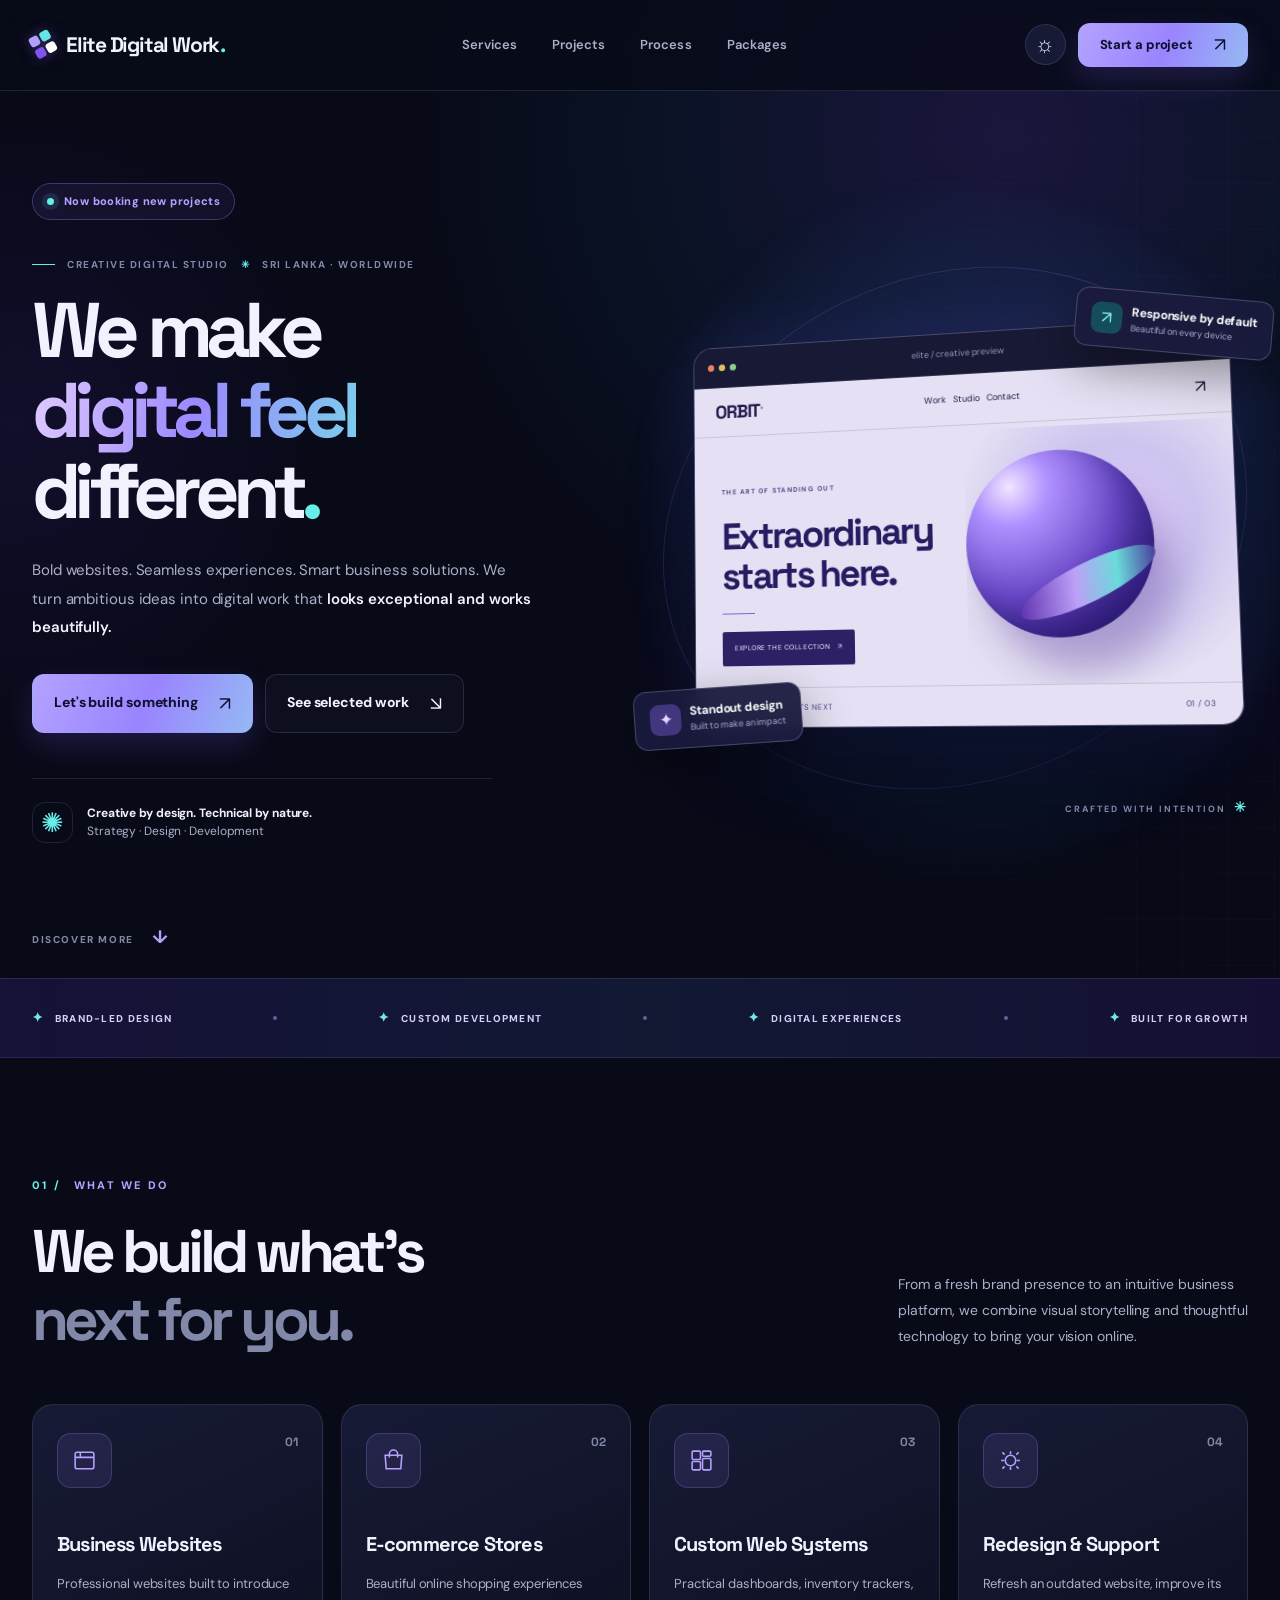
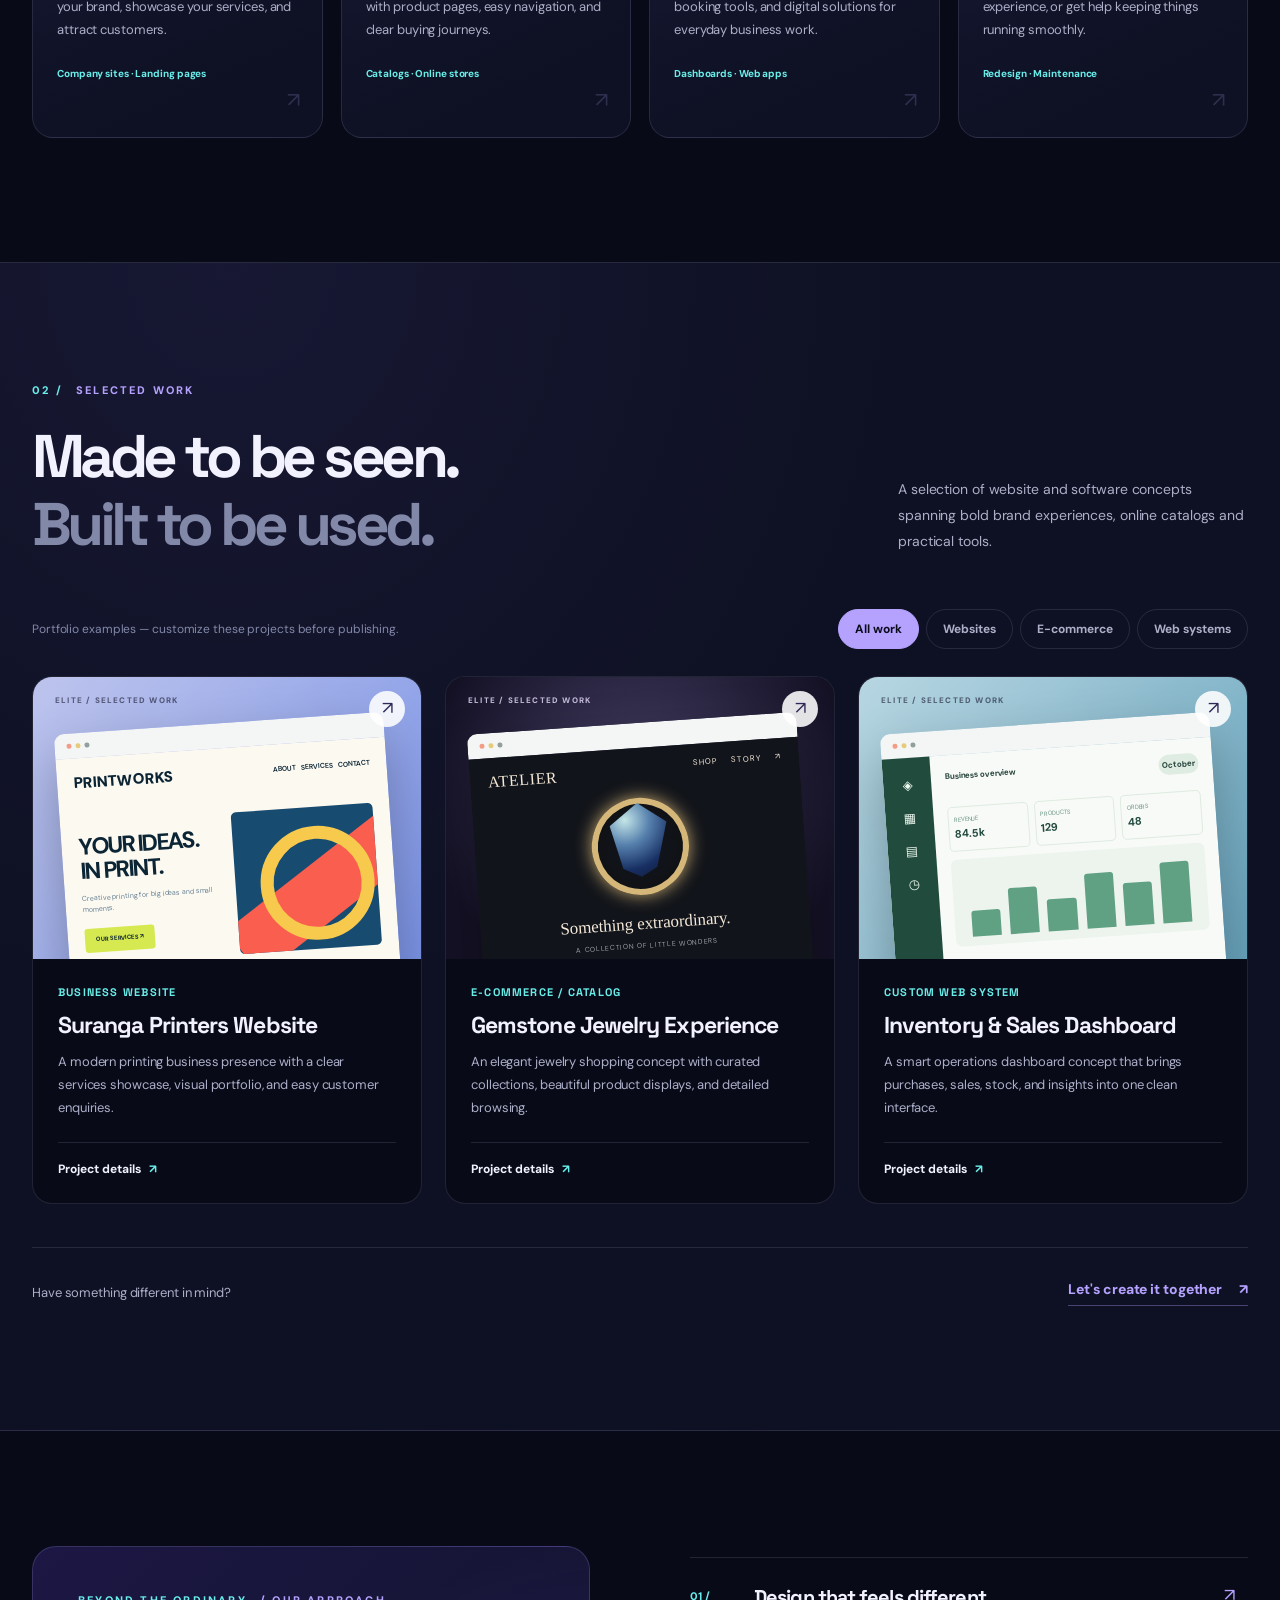
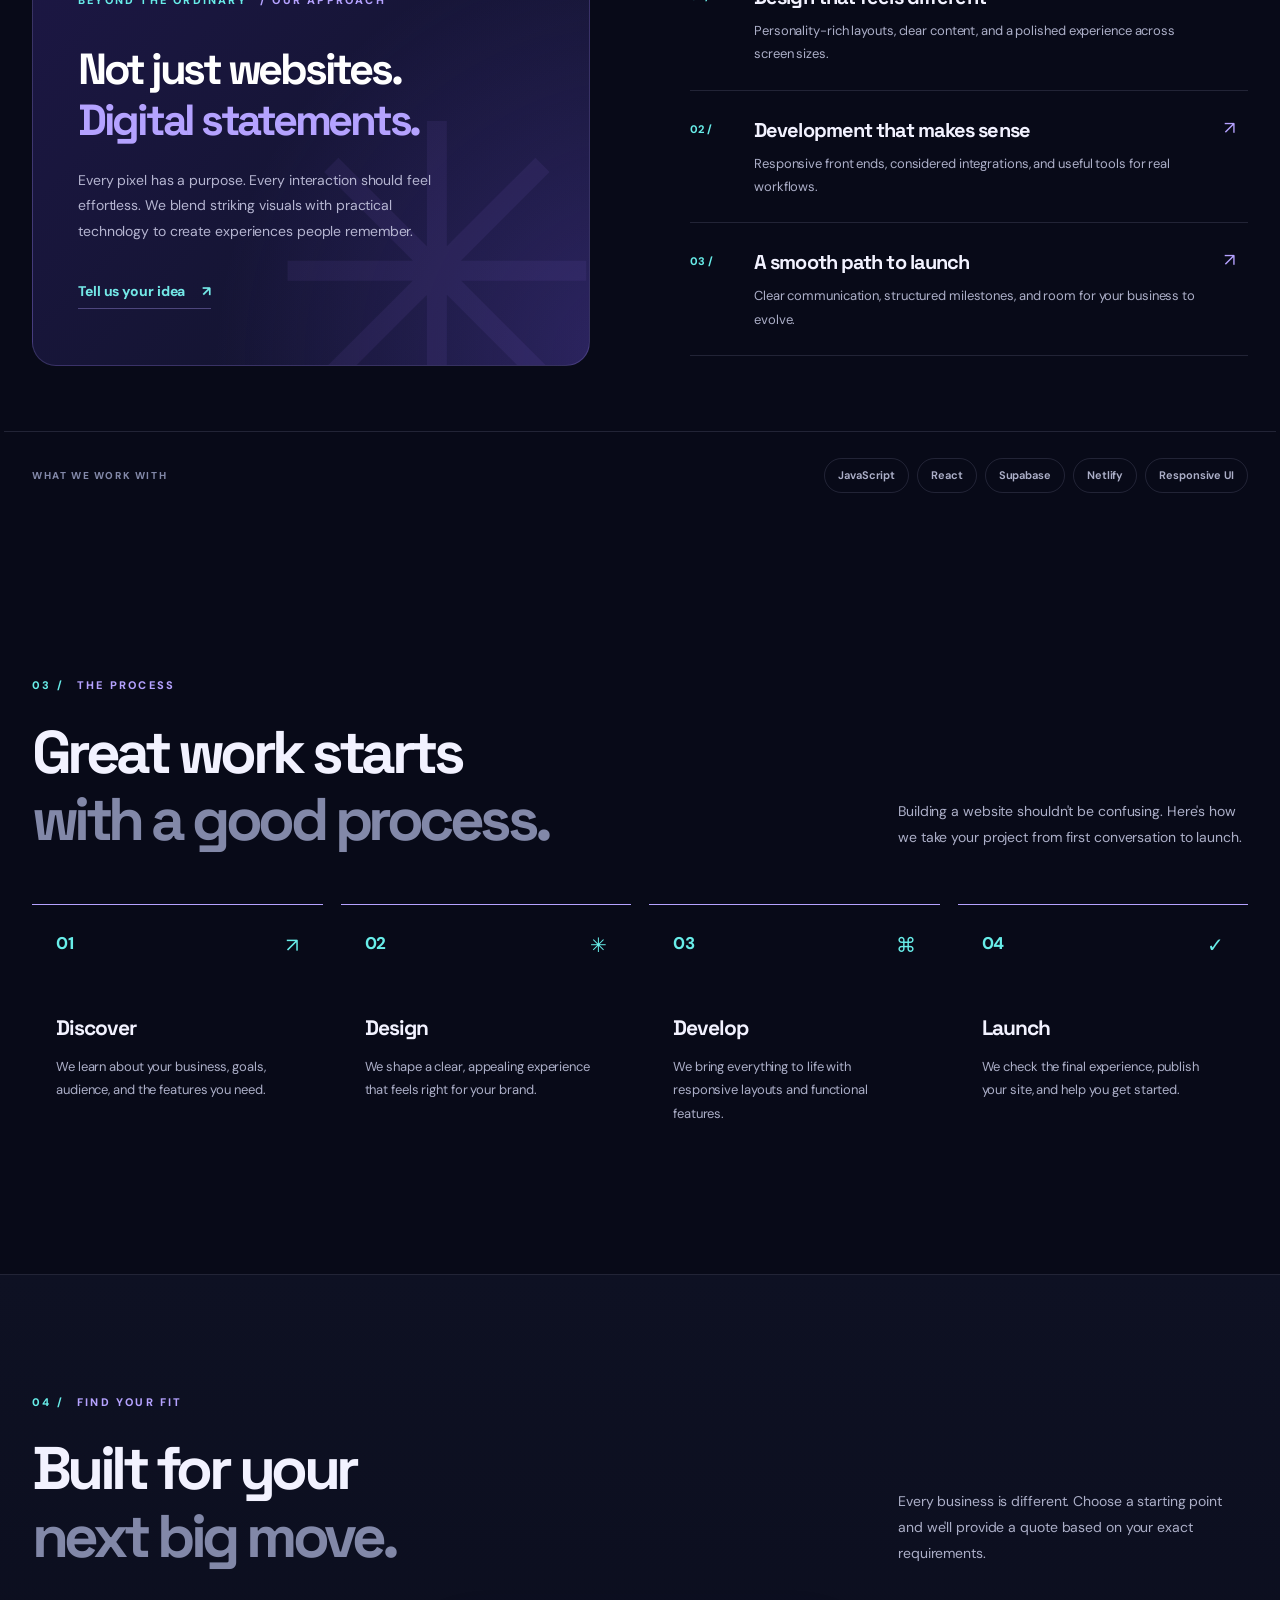
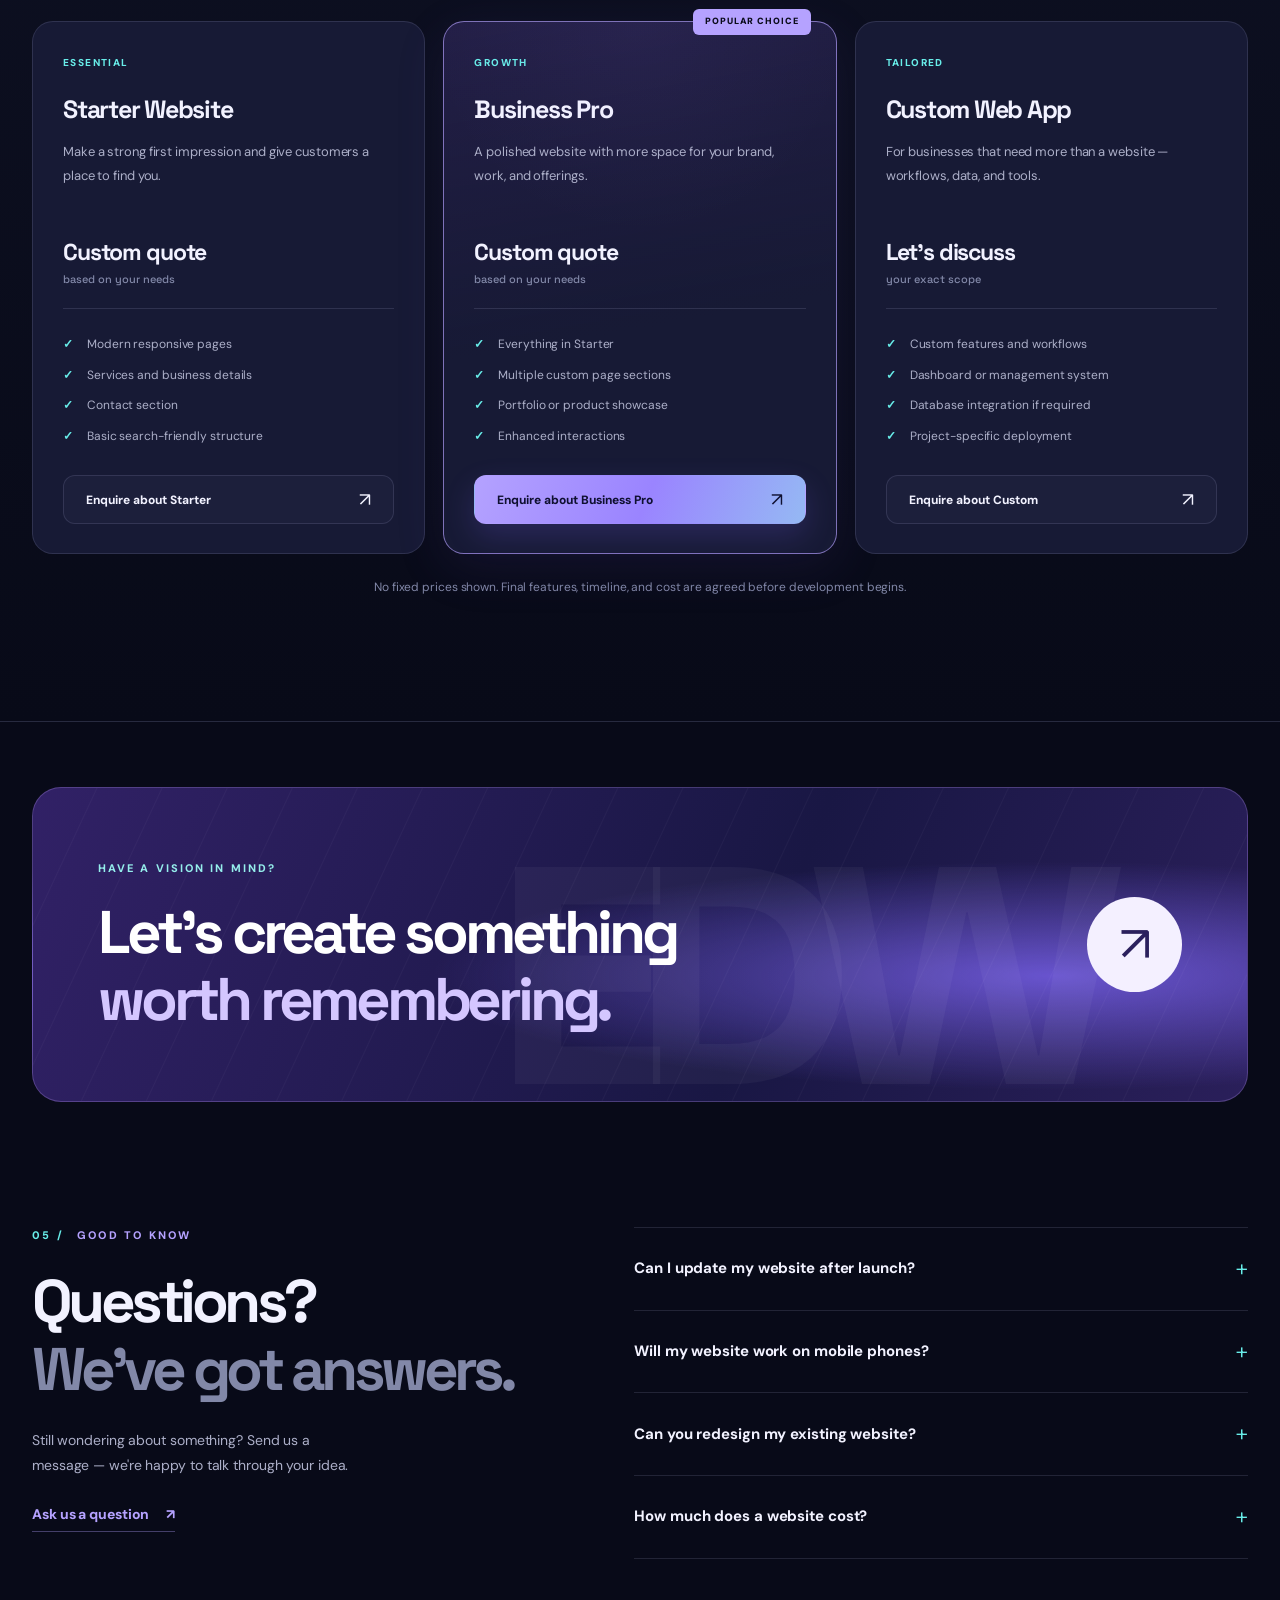
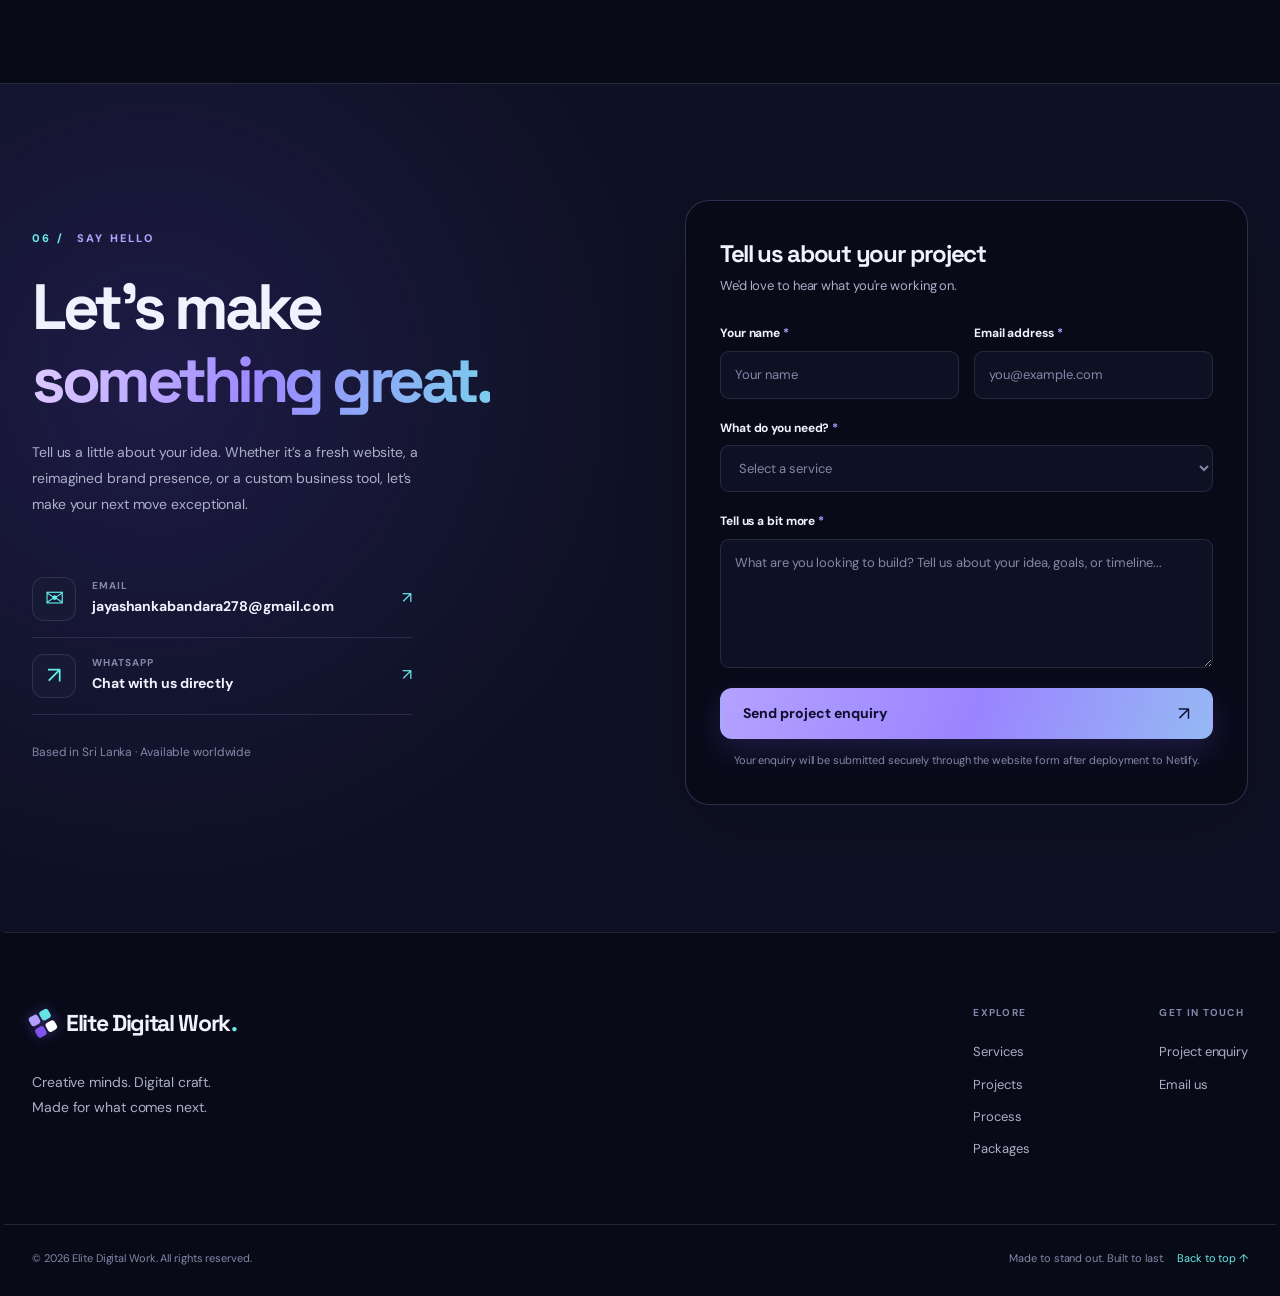
<file: index.html>
<!DOCTYPE html>
<html lang="en">
<head>
  <meta charset="UTF-8" />
  <meta name="viewport" content="width=device-width, initial-scale=1" />
  <meta name="theme-color" content="#08091b" />
  <meta name="description" content="Elite Digital Work creates striking business websites, premium e-commerce experiences, and custom web applications. Design with impact. Development with purpose." />
  <title>Elite Digital Work | Creative Web Design & Development</title>
  <meta property="og:title" content="Elite Digital Work | Creative Web Design & Development" />
  <meta property="og:description" content="Distinctive design. Powerful digital experiences. Websites, e-commerce and custom web solutions." />
  <meta property="og:type" content="website" />
  <link rel="preconnect" href="https://fonts.googleapis.com" />
  <link rel="preconnect" href="https://fonts.gstatic.com" crossorigin />
  <link href="https://fonts.googleapis.com/css2?family=DM+Sans:wght@400;500;600;700&family=Space+Grotesk:wght@400;500;600;700&display=swap" rel="stylesheet" />
  <link rel="icon" href="favicon.svg" type="image/svg+xml" />
  <link rel="stylesheet" href="styles.css" />
  <script src="script.js" defer></script>
</head>
<body>
  <a class="skip-link" href="#main">Skip to content</a>
  <div class="site-glow" aria-hidden="true"></div>
  <div class="page-progress" aria-hidden="true" id="page-progress"></div>

  <header class="site-header" id="top">
    <div class="shell nav-bar">
      <a class="brand" href="#top" aria-label="Elite Digital Work home">
        <span class="brand-mark" aria-hidden="true"><span></span><span></span><span></span><span></span></span>
        <span class="brand-word" data-brand>Elite Digital Work</span><span class="brand-period">.</span>
      </a>
      <nav class="desktop-nav" aria-label="Main navigation">
        <a href="#services">Services</a>
        <a href="#work">Projects</a>
        <a href="#process">Process</a>
        <a href="#packages">Packages</a>
      </nav>
      <div class="nav-actions">
        <button class="theme-btn" type="button" id="theme-toggle" aria-label="Switch to light theme" title="Toggle light/dark theme"><span id="theme-icon" aria-hidden="true">☼</span></button>
        <a class="btn btn-small btn-primary nav-cta" href="#contact">Start a project <span aria-hidden="true">↗</span></a>
        <button class="menu-btn" type="button" id="menu-toggle" aria-controls="mobile-nav" aria-expanded="false" aria-label="Open menu"><span></span><span></span><span></span></button>
      </div>
    </div>
    <nav class="mobile-nav" id="mobile-nav" aria-label="Mobile navigation" hidden>
      <a href="#services">Services</a>
      <a href="#work">Projects</a>
      <a href="#process">Process</a>
      <a href="#packages">Packages</a>
      <a href="#contact">Contact us</a>
    </nav>
  </header>

  <main id="main">
    <section class="hero shell" aria-labelledby="hero-heading">
      <div class="hero-copy reveal">
        <div class="eyebrow available"><span class="pulse-dot"></span><span data-availability>Now booking creative projects</span></div>
        <p class="hero-overline"><span class="overline-stroke"></span> CREATIVE DIGITAL STUDIO <span class="overline-star">✳</span> SRI LANKA · WORLDWIDE</p>
        <h1 id="hero-heading">We make<br /><span class="gradient-text">digital feel</span><br />different<span class="hero-stop">.</span></h1>
        <p class="hero-lede">Bold websites. Seamless experiences. Smart business solutions. We turn ambitious ideas into digital work that <strong>looks exceptional and works beautifully.</strong></p>
        <div class="hero-actions">
          <a href="#contact" class="btn btn-primary btn-large">Let's build something <span aria-hidden="true">↗</span></a>
          <a href="#work" class="btn btn-outline btn-large">See selected work <span aria-hidden="true">↘</span></a>
        </div>
        <div class="hero-trust"><span class="hero-trust-symbol" aria-hidden="true">✺</span><span><strong>Creative by design. Technical by nature.</strong><br />Strategy · Design · Development</span></div>
      </div>
      <div class="hero-art reveal" aria-label="Artistic preview of a premium website designed by Elite Digital Work">
        <div class="hero-aurora" aria-hidden="true"></div>
        <div class="hero-art-ring" aria-hidden="true"></div>
        <div class="browser-frame">
          <div class="browser-top"><div class="traffic-lights"><i></i><i></i><i></i></div><span>elite / creative preview</span><div class="browser-toolbar">•••</div></div>
          <div class="mock-site">
            <div class="mock-nav"><b>ORBIT<span>®</span></b><span>Work &nbsp;&nbsp; Studio &nbsp;&nbsp; Contact</span><i aria-hidden="true">↗</i></div>
            <div class="mock-inner"><div class="mock-copy"><small>THE ART OF STANDING OUT</small><h2>Extraordinary<br />starts here.</h2><div class="mock-line"></div><span class="mock-button">EXPLORE THE COLLECTION &nbsp; ↗</span></div><div class="mock-object"><div class="object-halo"></div><div class="object-orb"></div><div class="object-disc"></div></div></div>
            <div class="mock-bottom"><span>DESIGNED FOR WHAT'S NEXT</span><span>01 / 03</span></div>
          </div>
        </div>
        <div class="floating-chip chip-one"><span class="chip-icon">✦</span><div><b>Standout design</b><small>Built to make an impact</small></div></div>
        <div class="floating-chip chip-two"><span class="chip-icon green">↗</span><div><b>Responsive by default</b><small>Beautiful on every device</small></div></div>
        <div class="hero-orbit-label" aria-hidden="true">CRAFTED WITH INTENTION <span>✳</span></div>
      </div>
      <a class="scroll-cue" href="#services">DISCOVER MORE <span aria-hidden="true">↓</span></a>
    </section>

    <section class="value-band" aria-label="Our specialties"><div class="shell value-inner"><span><span class="value-spark">✦</span> BRAND-LED DESIGN</span><span class="value-divider"></span><span><span class="value-spark">✦</span> CUSTOM DEVELOPMENT</span><span class="value-divider"></span><span><span class="value-spark">✦</span> DIGITAL EXPERIENCES</span><span class="value-divider"></span><span><span class="value-spark">✦</span> BUILT FOR GROWTH</span></div></section>

    <section class="section shell" id="services" aria-labelledby="services-heading">
      <div class="section-intro reveal"><div><p class="section-kicker"><span>01 /</span> WHAT WE DO</p><h2 id="services-heading">We build what’s<br /><span class="muted-heading">next for you.</span></h2></div><p>From a fresh brand presence to an intuitive business platform, we combine visual storytelling and thoughtful technology to bring your vision online.</p></div>
      <div class="services-grid">
        <article class="service-card reveal"><div class="service-top"><div class="service-icon"><svg viewBox="0 0 24 24" fill="none" stroke="currentColor" stroke-width="1.5"><rect x="3" y="4" width="18" height="16" rx="2"/><path d="M3 9h18M8 4v5"/></svg></div><span class="service-count">01</span></div><h3>Business Websites</h3><p>Professional websites built to introduce your brand, showcase your services, and attract customers.</p><span class="service-tags">Company sites · Landing pages</span></article>
        <article class="service-card reveal"><div class="service-top"><div class="service-icon"><svg viewBox="0 0 24 24" fill="none" stroke="currentColor" stroke-width="1.5"><path d="M4 7h16l-1 13H5L4 7ZM8 9V6a4 4 0 0 1 8 0v3"/></svg></div><span class="service-count">02</span></div><h3>E-commerce Stores</h3><p>Beautiful online shopping experiences with product pages, easy navigation, and clear buying journeys.</p><span class="service-tags">Catalogs · Online stores</span></article>
        <article class="service-card reveal"><div class="service-top"><div class="service-icon"><svg viewBox="0 0 24 24" fill="none" stroke="currentColor" stroke-width="1.5"><rect x="3" y="3" width="8" height="8" rx="1"/><rect x="13" y="3" width="8" height="5" rx="1"/><rect x="13" y="10" width="8" height="11" rx="1"/><rect x="3" y="13" width="8" height="8" rx="1"/></svg></div><span class="service-count">03</span></div><h3>Custom Web Systems</h3><p>Practical dashboards, inventory trackers, booking tools, and digital solutions for everyday business work.</p><span class="service-tags">Dashboards · Web apps</span></article>
        <article class="service-card reveal"><div class="service-top"><div class="service-icon"><svg viewBox="0 0 24 24" fill="none" stroke="currentColor" stroke-width="1.5"><path d="M12 3v3M12 18v3M4.2 4.2l2.2 2.2M17.6 17.6l2.2 2.2M3 12h3M18 12h3M4.2 19.8l2.2-2.2M17.6 6.4l2.2-2.2"/><circle cx="12" cy="12" r="5"/></svg></div><span class="service-count">04</span></div><h3>Redesign & Support</h3><p>Refresh an outdated website, improve its experience, or get help keeping things running smoothly.</p><span class="service-tags">Redesign · Maintenance</span></article>
      </div>
    </section>

    <section class="section work-section" id="work" aria-labelledby="work-heading"><div class="shell">
      <div class="section-intro reveal"><div><p class="section-kicker"><span>02 /</span> SELECTED WORK</p><h2 id="work-heading">Made to be seen.<br /><span class="muted-heading">Built to be used.</span></h2></div><p>A selection of website and software concepts spanning bold brand experiences, online catalogs and practical tools.</p></div>
      <div class="work-header"><p class="work-note" id="work-note">Portfolio examples — customize these projects before publishing.</p><div class="filter-pills" role="group" aria-label="Filter projects"><button class="filter-pill active" data-filter="all" type="button" aria-pressed="true">All work</button><button class="filter-pill" data-filter="website" type="button" aria-pressed="false">Websites</button><button class="filter-pill" data-filter="commerce" type="button" aria-pressed="false">E-commerce</button><button class="filter-pill" data-filter="system" type="button" aria-pressed="false">Web systems</button></div></div>
      <div id="project-grid" class="project-grid" aria-live="polite"></div>
      <div class="work-footer reveal"><span>Have something different in mind?</span><a href="#contact" class="text-link">Let's create it together <span aria-hidden="true">↗</span></a></div>
    </div></section>

    <section class="expertise-section" aria-label="Our approach and technology">
      <div class="shell expertise-layout">
        <div class="expertise-feature reveal"><p class="section-kicker"><span>BEYOND THE ORDINARY</span> / OUR APPROACH</p><h2>Not just websites.<br /><em>Digital statements.</em></h2><p>Every pixel has a purpose. Every interaction should feel effortless. We blend striking visuals with practical technology to create experiences people remember.</p><a href="#contact" class="text-link">Tell us your idea <span aria-hidden="true">↗</span></a><span class="expertise-bigstar" aria-hidden="true">✳</span></div>
        <div class="expertise-details reveal"><div class="expertise-mini"><span class="expertise-number">01 /</span><div><h3>Design that feels different</h3><p>Personality-rich layouts, clear content, and a polished experience across screen sizes.</p></div><span aria-hidden="true">↗</span></div><div class="expertise-mini"><span class="expertise-number">02 /</span><div><h3>Development that makes sense</h3><p>Responsive front ends, considered integrations, and useful tools for real workflows.</p></div><span aria-hidden="true">↗</span></div><div class="expertise-mini"><span class="expertise-number">03 /</span><div><h3>A smooth path to launch</h3><p>Clear communication, structured milestones, and room for your business to evolve.</p></div><span aria-hidden="true">↗</span></div></div>
      </div>
      <div class="shell capabilities"><span>WHAT WE WORK WITH</span><div><span>JavaScript</span><span>React</span><span>Supabase</span><span>Netlify</span><span>Responsive UI</span></div></div>
    </section>

    <section class="section shell" id="process" aria-labelledby="process-heading"><div class="section-intro reveal"><div><p class="section-kicker"><span>03 /</span> THE PROCESS</p><h2 id="process-heading">Great work starts<br /><span class="muted-heading">with a good process.</span></h2></div><p>Building a website shouldn't be confusing. Here's how we take your project from first conversation to launch.</p></div><div class="process-grid">
      <article class="process-step reveal"><span class="process-num">01 <span>↗</span></span><h3>Discover</h3><p>We learn about your business, goals, audience, and the features you need.</p></article>
      <article class="process-step reveal"><span class="process-num">02 <span>✳</span></span><h3>Design</h3><p>We shape a clear, appealing experience that feels right for your brand.</p></article>
      <article class="process-step reveal"><span class="process-num">03 <span>⌘</span></span><h3>Develop</h3><p>We bring everything to life with responsive layouts and functional features.</p></article>
      <article class="process-step reveal"><span class="process-num">04 <span>✓</span></span><h3>Launch</h3><p>We check the final experience, publish your site, and help you get started.</p></article>
    </div></section>

    <section class="section packages-section" id="packages" aria-labelledby="packages-heading"><div class="shell"><div class="section-intro reveal"><div><p class="section-kicker"><span>04 /</span> FIND YOUR FIT</p><h2 id="packages-heading">Built for your<br /><span class="muted-heading">next big move.</span></h2></div><p>Every business is different. Choose a starting point and we'll provide a quote based on your exact requirements.</p></div>
      <div class="packages-grid">
        <article class="package-card reveal"><p class="package-type">ESSENTIAL</p><h3>Starter Website</h3><p>Make a strong first impression and give customers a place to find you.</p><div class="package-price">Custom quote <span>based on your needs</span></div><ul><li>Modern responsive pages</li><li>Services and business details</li><li>Contact section</li><li>Basic search-friendly structure</li></ul><button class="btn btn-outline package-button" type="button" data-package="Starter Website">Enquire about Starter <span>↗</span></button></article>
        <article class="package-card featured reveal"><div class="popular-tag">POPULAR CHOICE</div><p class="package-type">GROWTH</p><h3>Business Pro</h3><p>A polished website with more space for your brand, work, and offerings.</p><div class="package-price">Custom quote <span>based on your needs</span></div><ul><li>Everything in Starter</li><li>Multiple custom page sections</li><li>Portfolio or product showcase</li><li>Enhanced interactions</li></ul><button class="btn btn-primary package-button" type="button" data-package="Business Pro">Enquire about Business Pro <span>↗</span></button></article>
        <article class="package-card reveal"><p class="package-type">TAILORED</p><h3>Custom Web App</h3><p>For businesses that need more than a website — workflows, data, and tools.</p><div class="package-price">Let's discuss <span>your exact scope</span></div><ul><li>Custom features and workflows</li><li>Dashboard or management system</li><li>Database integration if required</li><li>Project-specific deployment</li></ul><button class="btn btn-outline package-button" type="button" data-package="Custom Web App">Enquire about Custom <span>↗</span></button></article>
      </div><p class="package-disclaimer">No fixed prices shown. Final features, timeline, and cost are agreed before development begins.</p>
    </div></section>

    <section class="shell" aria-label="Start your next project"><div class="mid-cta reveal"><div class="mid-cta-copy"><span>HAVE A VISION IN MIND?</span><h2>Let's create something<br /><em>worth remembering.</em></h2></div><a href="#contact" class="mid-cta-arrow" aria-label="Discuss your project">↗</a><span class="mid-cta-watermark" aria-hidden="true">EDW</span></div></section>

    <section class="section shell faq-section" aria-labelledby="faq-heading"><div class="faq-lead reveal"><p class="section-kicker"><span>05 /</span> GOOD TO KNOW</p><h2 id="faq-heading">Questions?<br /><span class="muted-heading">We've got answers.</span></h2><p>Still wondering about something? Send us a message — we're happy to talk through your idea.</p><a href="#contact" class="text-link">Ask us a question <span aria-hidden="true">↗</span></a></div><div class="faq-items reveal">
      <details><summary>Can I update my website after launch?<span class="faq-plus">+</span></summary><p>Yes. Depending on your package, we can build an easy-to-manage setup or help make updates for you. We'll discuss the best approach before development.</p></details>
      <details><summary>Will my website work on mobile phones?<span class="faq-plus">+</span></summary><p>Absolutely. Responsive layouts are part of our standard approach, so your website is designed for phones, tablets, and desktop screens.</p></details>
      <details><summary>Can you redesign my existing website?<span class="faq-plus">+</span></summary><p>Yes. We can assess your current website, identify what should change, and plan a redesign that fits your business goals.</p></details>
      <details><summary>How much does a website cost?<span class="faq-plus">+</span></summary><p>It depends on the number of pages, design requirements, features, and integrations. Tell us what you need and we'll put together a tailored quote.</p></details>
    </div></section>

    <section class="contact-wrap" id="contact" aria-labelledby="contact-heading"><div class="shell contact-grid"><div class="contact-copy reveal"><p class="section-kicker"><span>06 /</span> SAY HELLO</p><h2 id="contact-heading">Let’s make<br /><span class="gradient-text">something great.</span></h2><p>Tell us a little about your idea. Whether it’s a fresh website, a reimagined brand presence, or a custom business tool, let’s make your next move exceptional.</p><div class="contact-methods"><a id="contact-email" class="contact-method" href="#contact"><span class="method-icon">✉</span><span><small>EMAIL</small><strong id="email-display">Add your email in script.js</strong></span><span class="method-arrow">↗</span></a><a id="contact-whatsapp" class="contact-method" href="#contact" hidden><span class="method-icon">↗</span><span><small>WHATSAPP</small><strong>Chat with us directly</strong></span><span class="method-arrow">↗</span></a></div><p class="contact-location" id="location-display"></p></div>
      <div class="contact-form-card reveal"><div class="form-head"><h3>Tell us about your project</h3><p>We'd love to hear what you're working on.</p></div><form id="project-form" name="project-enquiry" method="POST" action="/thank-you.html" data-netlify="true" netlify-honeypot="bot-field"><input type="hidden" name="form-name" value="project-enquiry" /><p class="visually-hidden"><label>Don't fill this out: <input name="bot-field" /></label></p><div class="form-row"><div class="form-field"><label for="full-name">Your name <span>*</span></label><input id="full-name" name="name" type="text" placeholder="Your name" autocomplete="name" required maxlength="120" /></div><div class="form-field"><label for="email">Email address <span>*</span></label><input id="email" name="email" type="email" placeholder="you@example.com" autocomplete="email" required maxlength="254" /></div></div><div class="form-field"><label for="project-type">What do you need? <span>*</span></label><select id="project-type" name="project_type" required><option value="" selected disabled>Select a service</option><option>Business Website</option><option>E-commerce Store</option><option>Custom Web System</option><option>Website Redesign</option><option>Starter Website</option><option>Business Pro</option><option>Custom Web App</option><option>Other / Not sure yet</option></select></div><div class="form-field"><label for="project-message">Tell us a bit more <span>*</span></label><textarea id="project-message" name="message" rows="5" placeholder="What are you looking to build? Tell us about your idea, goals, or timeline..." required maxlength="4000"></textarea></div><button type="submit" class="btn btn-primary btn-submit">Send project enquiry <span aria-hidden="true">↗</span></button><p class="form-footnote" id="form-footnote">Your enquiry will be submitted securely through the website form after deployment to Netlify.</p></form></div></div></section>
  </main>

  <footer class="site-footer"><div class="shell footer-main"><div><a class="brand footer-brand" href="#top"><span class="brand-mark" aria-hidden="true"><span></span><span></span><span></span><span></span></span><span class="brand-word" data-brand>Elite Digital Work</span><span class="brand-period">.</span></a><p>Creative minds. Digital craft.<br />Made for what comes next.</p></div><div class="footer-links"><div><b>EXPLORE</b><a href="#services">Services</a><a href="#work">Projects</a><a href="#process">Process</a><a href="#packages">Packages</a></div><div><b>GET IN TOUCH</b><a href="#contact">Project enquiry</a><a id="footer-email" href="#contact">Email us</a><a id="footer-instagram" href="#contact" hidden>Instagram ↗</a><a id="footer-linkedin" href="#contact" hidden>LinkedIn ↗</a></div></div></div><div class="shell footer-bottom"><span>© <span id="year"></span> <span data-brand>Elite Digital Work</span>. All rights reserved.</span><span>Made to stand out. Built to last. <a href="#top">Back to top ↑</a></span></div></footer>
  <dialog id="project-dialog" class="project-dialog" aria-labelledby="dialog-title"><button type="button" class="dialog-close" id="dialog-close" aria-label="Close project details">×</button><div id="dialog-content"></div></dialog>
  <div class="toast" id="toast" role="status" aria-live="polite"></div>
</body>
</html>
</file>
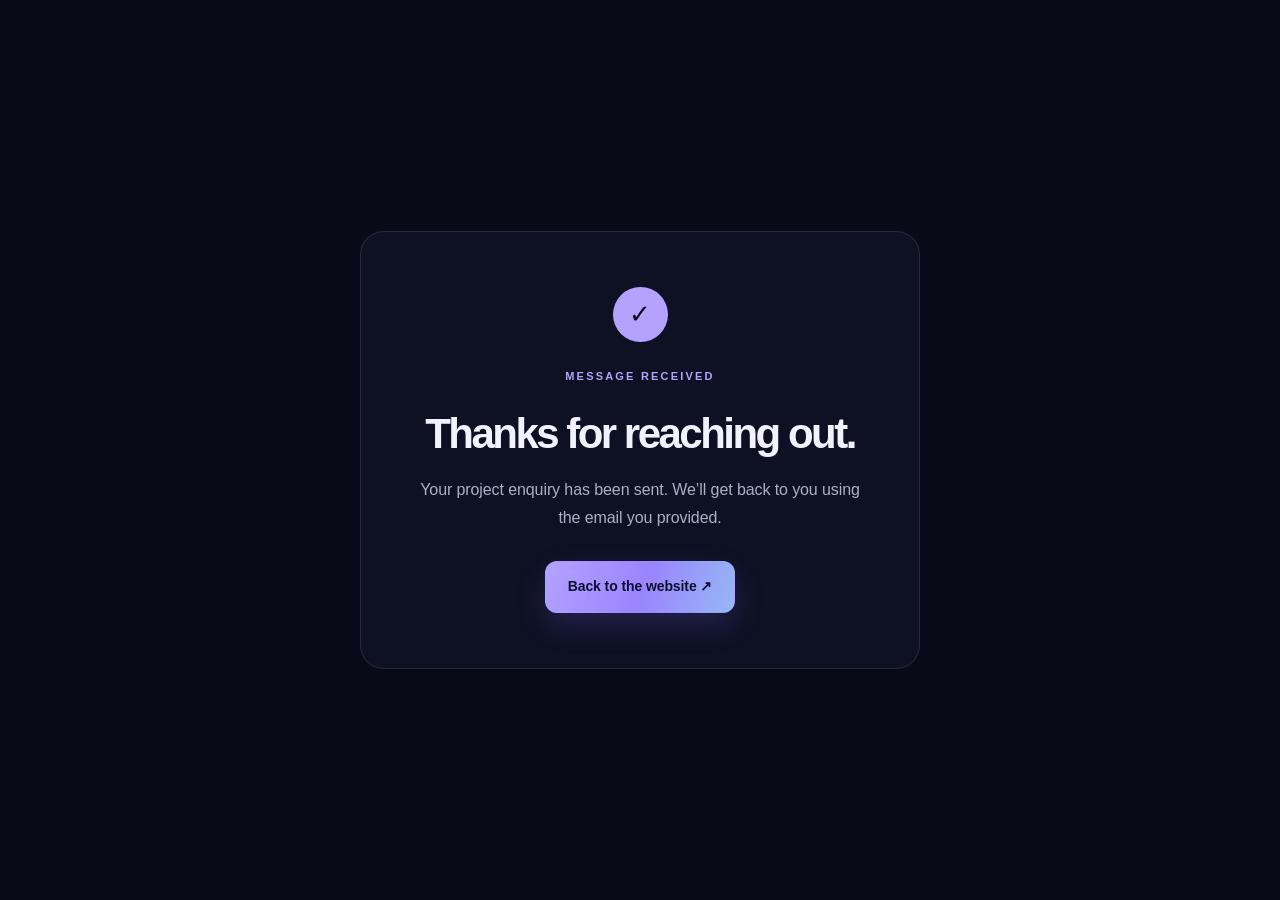
<file: thank-you.html>
<!DOCTYPE html>
<html lang="en"><head><meta charset="UTF-8"><meta name="viewport" content="width=device-width, initial-scale=1"><meta name="theme-color" content="#08091b"><title>Thank you | Elite Digital Work</title><link rel="icon" href="favicon.svg" type="image/svg+xml"><link rel="stylesheet" href="styles.css"></head>
<body class="thank-you-page"><div class="thank-you-card"><span class="success-icon">✓</span><p class="section-kicker">MESSAGE RECEIVED</p><h1>Thanks for reaching out.</h1><p>Your project enquiry has been sent. We’ll get back to you using the email you provided.</p><a class="btn btn-primary" href="/">Back to the website ↗</a></div></body></html>
</file>
<file: styles.css>
/* YOUR STUDIO — a dependency-free portfolio template. Customize colors here. */
:root {
  color-scheme: dark;
  --bg: #0b1116;
  --bg-elevated: #111a20;
  --surface: #152027;
  --surface-hover: #1a2930;
  --white: #f4f7f2;
  --text: #ebf0ea;
  --muted: #9aaba8;
  --muted-deep: #748680;
  --line: rgba(212, 238, 225, .12);
  --accent: #b8f57c;
  --accent-dark: #1d3413;
  --accent-ink: #10200c;
  --secondary: #7cdbd1;
  --shadow: 0 26px 88px rgba(0,0,0,.35);
  --radius: 22px;
  --shell: 1200px;
}
:root[data-theme="light"] {
  color-scheme: light;
  --bg: #f6f8f3;
  --bg-elevated: #fff;
  --surface: #eef3ec;
  --surface-hover: #e6eee6;
  --white: #182720;
  --text: #1e2b25;
  --muted: #596a61;
  --muted-deep: #63746c;
  --line: rgba(25,50,33,.15);
  --accent: #387c2b;
  --accent-dark: #e4f3da;
  --accent-ink: #fff;
  --secondary: #0e827d;
  --shadow: 0 25px 65px rgba(31,56,39,.13);
}
* { box-sizing: border-box; }
html { scroll-behavior: smooth; scroll-padding-top: 95px; }
body { margin: 0; font-family: Inter, ui-sans-serif, -apple-system, BlinkMacSystemFont, "Segoe UI", Arial, sans-serif; background: var(--bg); color: var(--text); line-height: 1.55; overflow-x: hidden; }
body.modal-open { overflow: hidden; }
::selection { background: var(--accent); color: var(--accent-ink); }
a { color: inherit; text-decoration: none; }
button, input, textarea, select { font: inherit; }
button, a, input, select, textarea { -webkit-tap-highlight-color: transparent; }
button { cursor: pointer; }
button:focus-visible, a:focus-visible, input:focus-visible, textarea:focus-visible, select:focus-visible, summary:focus-visible { outline: 3px solid var(--secondary); outline-offset: 4px; }
[hidden] { display: none !important; }
.shell { max-width: var(--shell); margin: 0 auto; padding: 0 28px; }
.skip-link { position: fixed; top: -100px; left: 15px; z-index: 100; background: var(--accent); color: var(--accent-ink); padding: 12px 18px; border-radius: 8px; }
.skip-link:focus { top: 15px; }
.visually-hidden { position: absolute !important; width: 1px; height: 1px; padding: 0; margin: -1px; overflow: hidden; clip: rect(0,0,0,0); white-space: nowrap; border: 0; }
.site-glow { position: absolute; inset: 0 0 auto; height: 820px; z-index: -1; overflow: hidden; pointer-events: none; }
.site-glow:after { content: ""; position: absolute; top: -310px; right: -240px; height: 730px; width: 900px; background: radial-gradient(ellipse, rgba(59,125,91,.19) 0%, transparent 68%); }
.site-header { position: sticky; top: 0; z-index: 40; background: color-mix(in srgb, var(--bg) 88%, transparent); backdrop-filter: blur(16px); -webkit-backdrop-filter: blur(16px); border-bottom: 1px solid var(--line); }
.nav-bar { height: 82px; display: flex; align-items: center; justify-content: space-between; gap: 30px; }
.brand { display: inline-flex; align-items: center; white-space: nowrap; font-weight: 850; letter-spacing: -.065em; font-size: 24px; }
.brand-mark { display: grid; grid-template-columns: repeat(2, 9px); gap: 3px; margin-right: 11px; transform: rotate(-9deg); }
.brand-mark span { display: block; width: 9px; height: 9px; background: var(--accent); border-radius: 2px; }
.brand-mark span:nth-child(4) { background: var(--text); }
.brand-period { color: var(--accent); }
.desktop-nav { display: flex; gap: 33px; align-items: center; }
.desktop-nav a { color: var(--muted); font-weight: 600; font-size: 13px; transition: color .2s ease; }
.desktop-nav a:hover, .mobile-nav a:hover, .footer-links a:hover { color: var(--accent); }
.nav-actions { display: flex; gap: 12px; align-items: center; }
.theme-btn { background: transparent; border: 1px solid var(--line); color: var(--text); width: 41px; height: 41px; border-radius: 50%; display: grid; place-items: center; font-size: 22px; transition: background .2s ease; }
.theme-btn:hover { background: var(--surface); }
.btn { display: inline-flex; align-items: center; justify-content: center; gap: 21px; padding: 14px 22px; min-height: 49px; font-size: 14px; font-weight: 760; border-radius: 10px; border: 1px solid transparent; transition: transform .2s ease, background .2s ease, border-color .2s ease; white-space: nowrap; }
.btn:hover { transform: translateY(-3px); }
.btn span { font-size: 19px; font-weight: 400; line-height: 1; }
.btn-primary { color: var(--accent-ink); background: var(--accent); border-color: var(--accent); }
.btn-primary:hover { filter: brightness(1.08); }
.btn-outline { border-color: var(--line); color: var(--text); background: var(--bg-elevated); }
.btn-outline:hover { border-color: var(--accent); }
.btn-small { min-height: 42px; padding: 10px 16px; font-size: 13px; }
.btn-large { min-height: 57px; padding: 16px 24px; }
.menu-btn { display: none; flex-direction: column; justify-content: center; gap: 5px; width: 42px; height: 42px; padding: 9px; background: transparent; border: 1px solid var(--line); border-radius: 10px; }
.menu-btn span { background: var(--text); width: 100%; height: 2px; border-radius: 4px; }
.mobile-nav { display: none; }
.hero { min-height: 748px; padding-top: 104px; padding-bottom: 80px; display: grid; grid-template-columns: 1.08fr .92fr; align-items: center; position: relative; gap: 25px; }
.hero-copy { position: relative; z-index: 2; padding-bottom: 45px; }
.eyebrow, .section-kicker { font-size: 12px; letter-spacing: .17em; font-weight: 800; }
.available { display: inline-flex; gap: 10px; align-items: center; padding: 8px 14px; border: 1px solid rgba(184,245,124,.23); background: rgba(184,245,124,.075); border-radius: 50px; color: var(--accent); letter-spacing: .025em; font-size: 12px; }
.pulse-dot { display: inline-block; width: 8px; height: 8px; background: var(--accent); border-radius: 50%; box-shadow: 0 0 0 5px rgba(184,245,124,.13); }
.hero h1 { margin: 27px 0 23px; font-size: clamp(49px, 5.35vw, 78px); line-height: 1.115; letter-spacing: -.07em; font-weight: 850; }
.gradient-text { color: var(--accent); }
.hero-stop { color: var(--accent); }
.hero-lede { max-width: 505px; margin: 0; font-size: 16px; line-height: 1.85; color: var(--muted); }
.hero-actions { display: flex; gap: 12px; flex-wrap: wrap; margin-top: 30px; }
.hero-trust { display: flex; align-items: center; gap: 15px; color: var(--muted); font-size: 12px; line-height: 1.5; margin-top: 52px; }
.hero-trust strong { color: var(--text); font-weight: 700; }
.trust-avatars { display: flex; padding-left: 2px; }
.trust-avatars span { display: grid; place-items: center; width: 32px; height: 32px; background: #2a4b42; border: 2px solid var(--bg); border-radius: 50%; margin-left: -3px; color: #d4f1b4; font-size: 11px; font-weight: 900; }
.trust-avatars span:nth-child(2) { background: #536b48; }
.trust-avatars span:nth-child(3) { background: #376a77; }
.hero-art { position: relative; min-height: 550px; display: grid; place-items: center; isolation: isolate; }
.hero-aurora { position: absolute; border-radius: 50%; width: 570px; height: 540px; background: radial-gradient(circle, rgba(99,163,125,.22), rgba(45,112,113,.08) 55%, transparent 72%); filter: blur(9px); z-index: -1; }
.browser-frame { width: min(100%, 540px); background: #101d1b; border: 1px solid rgba(218,244,230,.23); border-radius: 17px; overflow: hidden; box-shadow: 0 35px 100px rgba(0,0,0,.48); transform: perspective(1100px) rotateY(-8deg) rotateX(4deg) rotateZ(-2deg); animation: float-browser 8s ease-in-out infinite; }
.browser-top { height: 40px; padding: 0 15px; display: flex; justify-content: space-between; align-items: center; background: #192628; border-bottom: 1px solid rgba(255,255,255,.1); color: #8daba3; font-size: 9px; }
.traffic-lights { display: flex; gap: 5px; }
.traffic-lights i { width: 7px; height: 7px; border-radius: 50%; background: #ed8068; }
.traffic-lights i:nth-child(2) { background: #e9be67; }
.traffic-lights i:nth-child(3) { background: #8ccf8b; }
.browser-toolbar { font-size: 15px; letter-spacing: 1px; }
.mock-site { height: 351px; background: #e6e7d9; color: #27302d; position: relative; overflow: hidden; }
.mock-nav { position: relative; z-index: 2; height: 52px; display: flex; align-items: center; justify-content: space-between; padding: 0 23px; border-bottom: 1px solid rgba(31,47,36,.14); font-size: 9px; }
.mock-nav b { letter-spacing: -.06em; font-size: 17px; }
.mock-nav b span { font-size: 6px; position: relative; bottom: 6px; left: 1px; }
.mock-nav i { font-style: normal; font-size: 17px; }
.mock-inner { display: grid; grid-template-columns: 52% 48%; height: 259px; }
.mock-copy { padding: 43px 0 0 29px; z-index: 2; }
.mock-copy small { color: #56625b; font-size: 7px; letter-spacing: .18em; font-weight: bold; }
.mock-copy h2 { font-size: clamp(29px, 3vw, 39px); line-height: 1.08; letter-spacing: -.07em; margin: 15px 0 17px; }
.mock-line { background: #7c8a78; width: 35px; height: 1px; margin-bottom: 18px; }
.mock-button { display: inline-block; background: #29382b; color: #f0f0e4; font-size: 7px; letter-spacing: .08em; padding: 12px 13px; }
.mock-object { position: relative; overflow: hidden; }
.object-halo { position: absolute; inset: 5px -65px 5px -35px; background: radial-gradient(circle at center, #a2b5a3 0%, #c5cfbb 38%, transparent 69%); }
.object-orb { position: absolute; width: 185px; height: 185px; border-radius: 50%; background: radial-gradient(circle at 23% 24%, #eaf1dc 0%, #a4b4a4 16%, #5a6a62 45%, #1f3739 80%); box-shadow: 18px 35px 35px rgba(22,48,33,.25); top: 29px; left: 0; }
.object-disc { position: absolute; width: 145px; height: 38px; border-radius: 50%; transform: rotate(-24deg); background: linear-gradient(110deg, #3c5146, #b5cfab 40%, #506b56 80%); top: 142px; left: 47px; opacity: .9; }
.mock-bottom { height: 40px; padding: 0 25px; display: flex; align-items: center; justify-content: space-between; border-top: 1px solid rgba(31,47,36,.12); font-size: 8px; letter-spacing: .06em; }
.floating-chip { position: absolute; z-index: 5; display: flex; align-items: center; gap: 9px; padding: 12px 15px; border: 1px solid rgba(238,255,240,.18); background: #1c302d; color: #e7f4ed; border-radius: 13px; box-shadow: 0 15px 40px rgba(0,0,0,.32); }
.floating-chip b { display: block; font-size: 12px; }
.floating-chip small { display: block; font-size: 9px; color: #acc4b4; }
.chip-icon { width: 31px; height: 31px; display: grid; place-items: center; border-radius: 9px; background: #49665b; font-size: 17px; }
.chip-icon.green { color: #1a3d14; background: #b8f57c; }
.chip-one { left: -25px; bottom: 75px; transform: rotate(-4deg); }
.chip-two { right: -22px; top: 53px; transform: rotate(5deg); }
.scroll-cue { position: absolute; left: 28px; bottom: 20px; color: var(--muted-deep); font-size: 10px; letter-spacing: .16em; font-weight: 800; }
.scroll-cue span { margin-left: 15px; font-size: 18px; color: var(--accent); }
.value-band { border-block: 1px solid var(--line); background: var(--bg-elevated); }
.value-inner { min-height: 83px; display: flex; justify-content: space-between; align-items: center; gap: 22px; color: var(--muted); font-size: 11px; font-weight: 800; letter-spacing: .16em; }
.value-divider { width: 4px; height: 4px; border-radius: 50%; background: var(--accent); flex-shrink: 0; }
.section { padding-top: 123px; padding-bottom: 125px; }
.section-intro { display: flex; justify-content: space-between; gap: 50px; align-items: end; margin-bottom: 50px; }
.section-intro > div { flex: 0 1 750px; }
.section-kicker { color: var(--accent); margin: 0 0 24px; }
.section-kicker span { color: var(--muted-deep); margin-right: 8px; }
.section-intro h2, .faq-lead h2 { font-size: clamp(37px, 4.5vw, 60px); line-height: 1.18; letter-spacing: -.06em; margin: 0; font-weight: 820; }
.muted-heading { color: var(--muted-deep); }
.section-intro > p { flex: 0 1 350px; color: var(--muted); font-size: 14px; line-height: 1.85; margin: 0 0 4px; }
.services-grid { display: grid; grid-template-columns: repeat(4, minmax(0, 1fr)); gap: 16px; }
.service-card { min-height: 312px; padding: 26px 23px; background: var(--bg-elevated); border: 1px solid var(--line); border-radius: var(--radius); transition: transform .25s ease, border-color .25s ease, background .25s ease; }
.service-card:hover { transform: translateY(-7px); border-color: color-mix(in srgb, var(--accent) 50%, transparent); background: var(--surface); }
.service-top { display: flex; align-items: start; justify-content: space-between; margin-bottom: 41px; }
.service-icon { width: 51px; height: 51px; display: grid; place-items: center; border-radius: 14px; background: var(--accent-dark); color: var(--accent); }
.service-icon svg { width: 25px; height: 25px; }
.service-count { color: var(--muted-deep); font-size: 12px; font-weight: 700; }
.service-card h3 { font-size: 19px; letter-spacing: -.04em; margin: 0 0 12px; }
.service-card p { font-size: 13px; color: var(--muted); line-height: 1.8; margin: 0 0 18px; }
.service-tags { font-size: 10px; font-weight: 750; color: var(--accent); }
.work-section { background: var(--bg-elevated); border-block: 1px solid var(--line); }
.work-header { display: flex; justify-content: space-between; align-items: center; gap: 20px; margin: 0 0 27px; }
.work-note { color: var(--muted-deep); font-size: 12px; margin: 0; }
.filter-pills { display: flex; gap: 7px; flex-wrap: wrap; }
.filter-pill { border: 1px solid var(--line); color: var(--muted); background: transparent; border-radius: 30px; font-size: 12px; font-weight: 650; padding: 9px 15px; }
.filter-pill:hover { color: var(--text); }
.filter-pill.active { color: var(--accent-ink); background: var(--accent); border-color: var(--accent); }
.project-grid { display: grid; grid-template-columns: repeat(3, minmax(0,1fr)); gap: 20px; min-height: 400px; }
.project-card { border: 1px solid var(--line); background: var(--bg); overflow: hidden; border-radius: 20px; transition: transform .22s ease, border-color .22s ease; }
.project-card:hover { transform: translateY(-6px); border-color: color-mix(in srgb, var(--accent) 44%, transparent); }
.project-art { height: 260px; position: relative; padding: 28px 25px 0; overflow: hidden; }
.project-art--print { background: linear-gradient(135deg, #c5dce8, #a1bdd3); }
.project-art--jewelry { background: radial-gradient(circle at 50% 40%, #454b56, #10131b 75%); }
.project-art--system { background: linear-gradient(135deg, #bdd6b3, #7da68e); }
.project-mini-browser { border-radius: 10px 10px 0 0; width: 100%; min-height: 260px; box-shadow: 0 18px 40px rgba(0,0,0,.2); overflow: hidden; transform: rotate(-3deg); transition: transform .3s ease; }
.project-card:hover .project-mini-browser { transform: rotate(0deg) translateY(-8px); }
.mini-bar { background: #f4f6f5; height: 25px; display: flex; align-items: center; padding-left: 12px; gap: 4px; }
.mini-bar i { width: 5px; height: 5px; border-radius: 50%; background: #92a09d; }
.mini-bar i:first-child { background: #f39d87; }
.mini-bar i:nth-child(2) { background: #e7cb7a; }
.mini-page { min-height: 230px; }
.print-page { padding: 14px 17px; background: #fcf9f1; color: #0c2535; }
.print-header { display: flex; justify-content: space-between; align-items: center; font-weight: 900; font-size: 15px; }
.print-header span { font-size: 7px; font-weight: 600; }
.print-layout { display: flex; align-items: center; margin-top: 28px; gap: 12px; }
.print-layout h4 { font-size: 23px; letter-spacing: -.07em; line-height: 1.04; margin: 0 0 10px; }
.print-layout p { font-size: 7px; margin: 0 0 10px; color: #668093; }
.print-layout b { display: inline-block; font-size: 6px; background: #d6e950; padding: 7px 11px; border-radius: 3px; }
.print-graphic { flex: 0 0 48%; aspect-ratio: 1; position: relative; background: #184b70; border-radius: 5px; overflow: hidden; }
.print-graphic:before { content: ""; position: absolute; width: 140%; height: 40%; left: -10%; top: 40%; background: #fa5e4f; transform: rotate(-34deg); }
.print-graphic:after { content: ""; position: absolute; width: 62%; height: 62%; right: 2%; top: 13%; border-radius: 50%; border: 13px solid #f7ca4d; }
.jewelry-page { background: #11141a; color: #f5e8d8; padding: 12px 18px; }
.jewelry-head { display: flex; justify-content: space-between; font-size: 8px; letter-spacing: .14em; }
.jewelry-head b { font-family: Georgia, serif; font-size: 16px; font-weight: 400; letter-spacing: .04em; }
.jewel-object { position: relative; width: 118px; height: 118px; margin: 3px auto 5px; display: grid; place-items: center; }
.jewel-object:before { content: ""; width: 85px; height: 85px; border-radius: 50%; transform: rotate(20deg); border: 6px solid #d5b77a; box-shadow: inset 0 0 16px #111, 0 0 17px #c5a76f; }
.jewel-object:after { content: ""; position: absolute; top: 15px; width: 64px; height: 74px; background: radial-gradient(circle at 29% 22%, #c4e6e8, #5680ad 34%, #172f63 68%, #11122b); clip-path: polygon(50% 0%, 94% 28%, 75% 88%, 50% 100%, 22% 88%, 5% 29%); filter: drop-shadow(0 3px 10px #669ac7); }
.jewelry-caption { text-align: center; font-family: Georgia, serif; font-size: 17px; }
.jewelry-subcaption { text-align: center; font-size: 7px; color: #9c9ca7; margin-top: 4px; letter-spacing: .1em; }
.system-page { background: #f7faf7; color: #26433b; display: flex; }
.system-side { width: 48px; padding-top: 18px; background: #214b3d; color: #effbf1; display: flex; gap: 13px; flex-direction: column; align-items: center; font-size: 13px; }
.system-body { flex: 1; padding: 15px 14px; }
.system-top { font-size: 8px; display: flex; justify-content: space-between; font-weight: 700; }
.system-top span { background: #dfece2; border-radius: 20px; padding: 4px; }
.system-counters { display: grid; grid-template-columns: repeat(3,1fr); gap: 6px; margin-top: 17px; }
.system-counters div { border: 1px solid #dfebe1; padding: 8px 5px; border-radius: 5px; font-size: 6px; color: #699282; }
.system-counters b { font-size: 11px; display: block; color: #234b40; }
.system-chart { display: flex; align-items: end; height: 87px; gap: 9px; background: #edf4ed; border-radius: 6px; margin-top: 8px; padding: 14px 17px 9px; }
.system-chart i { flex: 1; border-radius: 3px 3px 0 0; background: #60a184; height: 40%; }
.system-chart i:nth-child(2) { height: 72%; }.system-chart i:nth-child(3) { height: 49%; }.system-chart i:nth-child(4) { height: 85%; }.system-chart i:nth-child(5) { height: 67%; }.system-chart i:nth-child(6) { height: 95%; }
.project-info { padding: 24px 24px 23px; }
.project-category { display: block; font-size: 10px; color: var(--accent); font-weight: 780; letter-spacing: .11em; text-transform: uppercase; margin-bottom: 10px; }
.project-info h3 { font-size: 21px; line-height: 1.3; letter-spacing: -.04em; margin: 0 0 10px; }
.project-info p { color: var(--muted); font-size: 13px; line-height: 1.75; margin: 0 0 22px; min-height: 69px; }
.project-links { border-top: 1px solid var(--line); padding-top: 17px; display: flex; justify-content: space-between; gap: 8px; }
.project-link { background: transparent; border: 0; padding: 0; color: var(--text); font-weight: 750; font-size: 12px; }
.project-link:hover { color: var(--accent); }
.project-link span { color: var(--accent); margin-left: 5px; }
.work-footer { display: flex; align-items: center; justify-content: space-between; border-top: 1px solid var(--line); margin-top: 43px; padding-top: 31px; color: var(--muted); font-size: 13px; }
.text-link { color: var(--accent); font-size: 14px; font-weight: 750; border-bottom: 1px solid color-mix(in srgb, var(--accent) 35%, transparent); padding-bottom: 5px; }
.text-link span { margin-left: 14px; }
.process-grid { display: grid; grid-template-columns: repeat(4,1fr); gap: 18px; }
.process-step { padding: 25px 24px; border-top: 1px solid var(--line); }
.process-num { display: flex; justify-content: space-between; color: var(--accent); font-size: 17px; font-weight: 790; margin-bottom: 51px; }
.process-num span { font-size: 20px; font-weight: 400; }
.process-step h3 { font-size: 21px; letter-spacing: -.045em; margin: 0 0 10px; }
.process-step p { color: var(--muted); font-size: 13px; line-height: 1.8; margin: 0; }
.packages-section { background: var(--bg-elevated); border-block: 1px solid var(--line); }
.packages-grid { display: grid; grid-template-columns: repeat(3,1fr); gap: 18px; }
.package-card { background: var(--bg); border: 1px solid var(--line); border-radius: var(--radius); padding: 33px 30px 29px; position: relative; display: flex; flex-direction: column; min-height: 467px; }
.package-card.featured { border-color: color-mix(in srgb, var(--accent) 65%, transparent); box-shadow: 0 0 0 1px rgba(184,245,124,.08); }
.popular-tag { position: absolute; right: 25px; top: -13px; background: var(--accent); color: var(--accent-ink); padding: 6px 12px; border-radius: 6px; font-size: 9px; font-weight: 900; letter-spacing: .1em; }
.package-type { color: var(--accent); letter-spacing: .14em; font-size: 10px; font-weight: 820; margin: 0 0 19px; }
.package-card h3 { font-size: 25px; margin: 0 0 12px; letter-spacing: -.05em; }
.package-card > p:not(.package-type) { color: var(--muted); font-size: 13px; line-height: 1.8; margin: 0 0 27px; min-height: 68px; }
.package-price { font-size: 22px; font-weight: 790; letter-spacing: -.05em; border-bottom: 1px solid var(--line); padding-bottom: 20px; }
.package-price span { color: var(--muted-deep); display: block; font-weight: 500; font-size: 11px; letter-spacing: normal; }
.package-card ul { list-style: none; padding: 0; margin: 26px 0 30px; display: grid; gap: 12px; }
.package-card li { color: var(--muted); font-size: 12px; position: relative; padding-left: 24px; }
.package-card li:before { content: "✓"; position: absolute; left: 0; color: var(--accent); font-weight: 900; }
.package-button { margin-top: auto; width: 100%; justify-content: space-between; font-size: 12px; }
.package-disclaimer { text-align: center; color: var(--muted-deep); font-size: 12px; margin: 24px 0 0; }
.faq-section { display: grid; grid-template-columns: .9fr 1.1fr; gap: 100px; }
.faq-lead > p:not(.section-kicker) { color: var(--muted); font-size: 14px; line-height: 1.8; max-width: 335px; margin-top: 24px; }
.faq-lead .text-link { display: inline-block; margin-top: 12px; }
.faq-items { border-top: 1px solid var(--line); }
.faq-items details { border-bottom: 1px solid var(--line); padding: 0; }
.faq-items summary { list-style: none; display: flex; align-items: center; justify-content: space-between; gap: 14px; font-size: 15px; font-weight: 710; padding: 23px 0; cursor: pointer; }
.faq-items summary::-webkit-details-marker { display: none; }
.faq-plus { color: var(--accent); font-size: 23px; font-weight: 300; transition: transform .2s ease; }
.faq-items details[open] .faq-plus { transform: rotate(45deg); }
.faq-items details p { margin: -7px 30px 22px 0; font-size: 13px; color: var(--muted); line-height: 1.8; }
.contact-wrap { padding: 116px 0 127px; border-top: 1px solid var(--line); background: radial-gradient(circle at 10% 45%, rgba(103,177,118,.11), transparent 45%), var(--bg-elevated); }
.contact-grid { display: grid; grid-template-columns: 1fr 1fr; gap: 90px; align-items: center; }
.contact-copy h2 { margin: 0 0 22px; font-size: clamp(43px, 5vw, 66px); line-height: 1.15; letter-spacing: -.07em; }
.contact-copy > p:not(.section-kicker) { color: var(--muted); max-width: 415px; font-size: 14px; line-height: 1.85; }
.contact-methods { max-width: 380px; margin-top: 43px; }
.contact-method { display: flex; gap: 16px; padding: 16px 0; border-bottom: 1px solid var(--line); align-items: center; }
.method-icon { width: 44px; height: 44px; border: 1px solid var(--line); border-radius: 12px; display: grid; place-items: center; color: var(--accent); font-size: 23px; }
.contact-method small { display: block; font-size: 10px; font-weight: 760; color: var(--muted-deep); letter-spacing: .1em; }
.contact-method strong { font-size: 14px; font-weight: 710; word-break: break-word; }
.method-arrow { margin-left: auto; color: var(--accent); }
.contact-location { color: var(--muted-deep) !important; font-size: 12px !important; margin-top: 26px; }
.contact-form-card { border: 1px solid var(--line); border-radius: 24px; padding: 34px; background: var(--bg); box-shadow: var(--shadow); }
.form-head h3 { font-size: 24px; letter-spacing: -.055em; margin: 0 0 4px; }
.form-head p { color: var(--muted); font-size: 13px; margin: 0 0 28px; }
.form-row { display: grid; grid-template-columns: 1fr 1fr; gap: 15px; }
.form-field { display: grid; gap: 8px; margin-bottom: 20px; }
.form-field label { font-size: 12px; font-weight: 710; }
.form-field label span { color: var(--accent); }
.form-field input, .form-field select, .form-field textarea { width: 100%; min-width: 0; padding: 13px 14px; border: 1px solid var(--line); border-radius: 9px; background: var(--bg-elevated); color: var(--text); font-size: 13px; outline-offset: 2px; }
.form-field input::placeholder, .form-field textarea::placeholder { color: var(--muted-deep); opacity: 1; }
.form-field select:invalid { color: var(--muted-deep); }
.form-field option { color: var(--text); background: var(--bg-elevated); }
.form-field textarea { min-height: 118px; resize: vertical; }
.btn-submit { width: 100%; justify-content: space-between; }
.form-footnote { color: var(--muted-deep); font-size: 11px; line-height: 1.6; margin: 13px 0 0; text-align: center; }
.site-footer { background: var(--bg); }
.footer-main { display: flex; justify-content: space-between; gap: 60px; padding-top: 72px; padding-bottom: 65px; }
.footer-brand { margin-bottom: 15px; }
.footer-main > div > p { font-size: 14px; line-height: 1.8; color: var(--muted); }
.footer-links { display: flex; gap: 130px; }
.footer-links > div { display: flex; flex-direction: column; gap: 12px; }
.footer-links b { color: var(--muted-deep); font-size: 10px; letter-spacing: .13em; margin-bottom: 10px; }
.footer-links a { font-size: 13px; color: var(--muted); }
.footer-bottom { border-top: 1px solid var(--line); padding-top: 25px; padding-bottom: 29px; display: flex; justify-content: space-between; gap: 15px; color: var(--muted-deep); font-size: 11px; }
.footer-bottom a { color: var(--accent); margin-left: 10px; }
.project-dialog { width: min(650px, calc(100% - 30px)); max-height: min(85vh, 780px); padding: 37px; border: 1px solid var(--line); border-radius: 22px; color: var(--text); background: var(--bg-elevated); box-shadow: var(--shadow); }
.project-dialog::backdrop { background: rgba(0,0,0,.79); backdrop-filter: blur(5px); }
.dialog-close { position: absolute; right: 23px; top: 14px; background: transparent; border: 0; color: var(--muted); font-size: 33px; }
.dialog-content-heading { font-size: clamp(25px, 4vw, 37px); line-height: 1.2; letter-spacing: -.06em; margin: 10px 0 18px; }
.dialog-lede { color: var(--muted); line-height: 1.8; font-size: 14px; }
.dialog-list { display: flex; flex-wrap: wrap; list-style: none; gap: 9px; padding: 0; margin: 26px 0; }
.dialog-list li { background: var(--surface); color: var(--text); padding: 8px 12px; border-radius: 7px; font-size: 12px; }
.dialog-action { display: flex; gap: 12px; flex-wrap: wrap; }
.dialog-note { font-size: 11px; color: var(--muted-deep); margin-top: 20px; }
.toast { position: fixed; left: 50%; bottom: 28px; transform: translate(-50%, 20px); background: #d9f9c2; color: #18311b; box-shadow: var(--shadow); border-radius: 12px; padding: 13px 19px; font-weight: 700; font-size: 13px; opacity: 0; pointer-events: none; transition: opacity .2s, transform .2s; z-index: 100; width: max-content; max-width: calc(100vw - 35px); }
.toast.show { opacity: 1; transform: translate(-50%,0); }
.reveal { opacity: 0; transform: translateY(22px); transition: opacity .65s ease, transform .65s ease; }
.reveal.in-view { opacity: 1; transform: translateY(0); }
.thank-you-page { min-height: 100vh; display: grid; place-items: center; padding: 24px; }
.thank-you-card { max-width: 560px; text-align: center; padding: 55px; background: var(--bg-elevated); border: 1px solid var(--line); border-radius: 24px; }
.thank-you-card h1 { font-size: 42px; letter-spacing: -.06em; line-height: 1.2; margin: 0 0 15px; }
.thank-you-card > p:not(.section-kicker) { color: var(--muted); line-height: 1.8; margin-bottom: 28px; }
.success-icon { display: grid; place-items: center; width: 55px; height: 55px; border-radius: 50%; background: var(--accent); color: var(--accent-ink); font-size: 26px; margin: 0 auto 26px; }
@keyframes float-browser { 0%,100% { transform: perspective(1100px) rotateY(-8deg) rotateX(4deg) rotateZ(-2deg) translateY(0); } 50% { transform: perspective(1100px) rotateY(-8deg) rotateX(4deg) rotateZ(-2deg) translateY(-12px); } }
@media(max-width:1100px) {
  .hero { grid-template-columns: 1fr 1fr; }
  .hero h1 { font-size: clamp(47px, 5.6vw, 68px); }
  .services-grid { grid-template-columns: repeat(2,1fr); }
  .service-card { min-height: 260px; }
  .service-top { margin-bottom: 28px; }
  .contact-grid { gap: 35px; }
  .faq-section { gap: 50px; }
  .footer-links { gap: 65px; }
}
@media(max-width:830px) {
  .desktop-nav, .nav-cta { display: none; }
  .menu-btn { display: flex; }
  .mobile-nav:not([hidden]) { display: grid; gap: 0; padding: 5px 25px 20px; border-top: 1px solid var(--line); }
  .mobile-nav a { padding: 11px 0; font-size: 15px; color: var(--text); border-bottom: 1px solid var(--line); }
  .hero { grid-template-columns: 1fr; padding-top: 65px; gap: 0; padding-bottom: 85px; }
  .hero-copy { padding-bottom: 0; }
  .hero h1 { font-size: clamp(52px, 9vw, 77px); }
  .hero-art { margin: 15px auto 0; width: min(100%, 620px); min-height: 480px; }
  .browser-frame { width: min(88%, 510px); }
  .chip-one { left: 1%; }
  .chip-two { right: 0; }
  .scroll-cue { bottom: 24px; }
  .section { padding-top: 90px; padding-bottom: 95px; }
  .section-intro { align-items: start; flex-direction: column; gap: 18px; }
  .section-intro > div, .section-intro > p { flex: auto; }
  .section-intro > p { max-width: 550px; }
  .project-grid { grid-template-columns: repeat(2,1fr); }
  .process-grid { grid-template-columns: repeat(2,1fr); }
  .packages-grid { grid-template-columns: 1fr; max-width: 620px; margin: auto; }
  .package-card { min-height: auto; }
  .package-card > p:not(.package-type) { min-height: 0; }
  .package-card ul { margin-bottom: 35px; }
  .contact-grid { grid-template-columns: 1fr; }
  .contact-copy { margin-bottom: 18px; }
}
@media(max-width:590px) {
  .shell { padding: 0 19px; }
  .nav-bar { height: 70px; }
  .brand { font-size: 21px; }
  .brand-mark { grid-template-columns: repeat(2,7px); gap: 3px; }
  .brand-mark span { width: 7px; height: 7px; }
  .hero { padding-top: 48px; min-height: 0; padding-bottom: 70px; }
  .hero h1 { font-size: clamp(43px, 10vw, 61px); line-height: 1.14; margin-top: 23px; }
  .hero-lede { font-size: 14px; }
  .hero-actions { display: grid; width: 100%; grid-template-columns: 1fr; }
  .hero-actions .btn { justify-content: space-between; }
  .hero-trust { margin-top: 31px; }
  .hero-art { min-height: 355px; margin-top: 16px; }
  .browser-frame { width: 91%; transform: none; animation: none; }
  .mock-site { height: 260px; }
  .mock-nav { height: 38px; padding: 0 13px; }
  .mock-inner { height: 193px; }
  .mock-copy { padding: 32px 0 0 16px; }
  .mock-copy h2 { font-size: clamp(24px, 6vw, 33px); margin: 11px 0; }
  .mock-copy small { font-size: 6px; }
  .mock-button { font-size: 5px; padding: 9px 7px; }
  .mock-line { margin-bottom: 10px; }
  .object-orb { width: 140px; height: 140px; }
  .object-disc { top: 108px; left: 33px; }
  .mock-bottom { height: 30px; }
  .floating-chip { padding: 7px 10px; }
  .floating-chip b { font-size: 10px; }.floating-chip small { font-size: 8px; }
  .chip-icon { width: 24px; height: 24px; font-size: 12px; }
  .chip-one { left: -3px; bottom: 10px; }.chip-two { right: -3px; top: 0; }
  .scroll-cue { display: none; }
  .value-inner { justify-content: center; flex-wrap: wrap; min-height: 95px; gap: 9px 16px; padding-block: 20px; text-align: center; }
  .value-inner span { font-size: 9px; }
  .section { padding-top: 75px; padding-bottom: 80px; }
  .section-intro h2, .faq-lead h2 { font-size: clamp(36px, 8.7vw, 50px); }
  .section-intro { margin-bottom: 31px; }
  .services-grid { grid-template-columns: 1fr; gap: 12px; }
  .service-card { min-height: 0; }
  .service-top { margin-bottom: 18px; }
  .work-header { align-items: start; flex-direction: column; }
  .filter-pills { gap: 6px; }
  .filter-pill { padding: 8px 11px; font-size: 11px; }
  .project-grid { grid-template-columns: 1fr; }
  .project-art { height: 270px; }
  .work-footer { flex-direction: column; align-items: start; gap: 14px; }
  .process-grid { gap: 0 12px; }
  .process-step { padding: 20px 8px; }
  .process-num { margin-bottom: 25px; }
  .process-step h3 { font-size: 18px; }
  .faq-section { grid-template-columns: 1fr; gap: 30px; }
  .faq-items summary { font-size: 13px; }
  .contact-wrap { padding: 75px 0 80px; }
  .contact-copy h2 { font-size: clamp(39px, 9.4vw, 55px); }
  .contact-form-card { padding: 25px 18px; border-radius: 17px; }
  .form-row { grid-template-columns: 1fr; gap: 0; }
  .footer-main { flex-direction: column; padding-top: 52px; padding-bottom: 47px; gap: 37px; }
  .footer-links { gap: 25px; justify-content: space-between; }
  .footer-bottom { flex-direction: column; line-height: 1.8; }
  .project-dialog { padding: 32px 22px; }
  .thank-you-card { padding: 38px 24px; }
  .thank-you-card h1 { font-size: 32px; }
}
@media(prefers-reduced-motion: reduce) {
  *, *:before, *:after { scroll-behavior: auto !important; animation-duration: .01ms !important; transition-duration: .01ms !important; }
  .reveal { opacity: 1; transform: none; }
}

/* ================================================================
   ELITE DIGITAL WORK / Signature visual system
   Layered enhancements to the original lightweight site.
   ================================================================ */
:root {
  color-scheme: dark;
  --bg: #080a18;
  --bg-elevated: #0e1123;
  --surface: #171a35;
  --surface-hover: #202346;
  --white: #f8f7ff;
  --text: #f2f2ff;
  --muted: #acafc8;
  --muted-deep: #8288a8;
  --line: rgba(208, 204, 255, .13);
  --accent: #b5a2ff;
  --accent-dark: rgba(156, 122, 255, .12);
  --accent-ink: #0b0c1b;
  --secondary: #68ede9;
  --shadow: 0 32px 85px rgba(0,0,0,.45);
  --radius: 21px;
  --shell: 1272px;
}
:root[data-theme="light"] {
  color-scheme: light;
  --bg: #f7f6ff;
  --bg-elevated: #fff;
  --surface: #eeedfc;
  --surface-hover: #e4e1f7;
  --white: #15152d;
  --text: #15152d;
  --muted: #60617b;
  --muted-deep: #676982;
  --line: rgba(63,53,113,.15);
  --accent: #6746d2;
  --accent-dark: #e8e2ff;
  --accent-ink: #fff;
  --secondary: #087e87;
  --shadow: 0 25px 75px rgba(35,30,80,.12);
}
body { font-family: 'DM Sans', ui-sans-serif, -apple-system, BlinkMacSystemFont, 'Segoe UI', sans-serif; letter-spacing: -.006em; }
h1,h2,h3,.brand,.package-price,.project-info h3,.project-category { font-family:'Space Grotesk', 'DM Sans', sans-serif; }
.page-progress { position: fixed; z-index: 100; left: 0; top: 0; width:100%; height: 3px; transform:scaleX(0); transform-origin:left; background:linear-gradient(90deg,#9578ff,#6ee9ec,#cd8cff); pointer-events:none; }
.site-glow { height: 1060px; z-index: 0; }
.site-glow:after { top:-415px; right:-300px; height:1100px; width:1150px; background:radial-gradient(ellipse,rgba(97,69,205,.2),rgba(24,122,178,.075) 46%,transparent 72%); }
.site-glow:before { content:""; position:absolute; top:100px; left:-310px; height:650px; width:650px; background:radial-gradient(ellipse,rgba(85,45,182,.13),transparent 67%); }
.site-header { background:color-mix(in srgb, var(--bg) 80%, transparent); border-bottom:1px solid var(--line); }
.nav-bar { height:90px; }
.brand { font-weight:700; font-size:21px; letter-spacing:-.058em; }
.brand-mark { position:relative; margin-right:13px; grid-template-columns:repeat(2,9px); gap:3px; transform:rotate(-29deg); }
.brand-mark span { width:10px; height:10px; border-radius:3px; background:#b5a2ff; box-shadow:0 0 13px rgba(153,128,255,.38); }
.brand-mark span:nth-child(2) { background:#66e7e5; }
.brand-mark span:nth-child(3) { background:#8052f2; }
.brand-mark span:nth-child(4) { background:#fff; }
.brand-period { color:var(--secondary); margin-left:1px; }
.desktop-nav { gap:35px; }
.desktop-nav a { font-size:13px; letter-spacing:.004em; }
.desktop-nav a:hover,.footer-links a:hover { color:var(--secondary); }
.nav-cta { border-radius:50px; padding:11px 21px; }
.theme-btn { background:var(--surface); }
.btn { border-radius:12px; }
.btn-primary { background:linear-gradient(112deg,#b4a2ff 0%,#9a84ff 52%,#91e5ea 140%); border-color:transparent; color:#0f1030; box-shadow:0 12px 30px rgba(128,103,255,.19); }
.btn-primary:hover { filter:brightness(1.08); box-shadow:0 17px 38px rgba(143,104,255,.28); }
:root[data-theme="light"] .btn-primary { color:#fff; background:linear-gradient(112deg,#6d49d4,#4d45bf); }
.btn-outline { background:rgba(159,156,228,.035); }
.btn-outline:hover { border-color:var(--accent); background:var(--surface); }
.hero { grid-template-columns:1.02fr .98fr; min-height:795px; padding-top:92px; padding-bottom:105px; gap:20px; }
.hero:before { content:""; position:absolute; inset:0 0 0 auto; width:58%; opacity:.28; pointer-events:none; background-image:linear-gradient(rgba(151,139,234,.1) 1px,transparent 1px),linear-gradient(90deg,rgba(151,139,234,.1) 1px,transparent 1px); background-size:46px 46px; mask-image:linear-gradient(to left,black,transparent); }
.hero-copy { padding-bottom:30px; }
.available { border-color:rgba(166,140,255,.3); background:rgba(151,115,255,.075); color:var(--accent); font-size:11px; letter-spacing:.035em; padding:9px 14px; }
.pulse-dot { width:7px; height:7px; background:var(--secondary); box-shadow:0 0 0 5px rgba(105,234,232,.1),0 0 20px rgba(105,234,232,.42); }
.hero-overline { display:flex; flex-wrap:wrap; align-items:center; gap:12px; margin:37px 0 -17px; font-size:10px; font-weight:700; letter-spacing:.15em; color:var(--muted-deep); }
.overline-stroke { width:23px; height:1px; background:var(--secondary); }
.overline-star { color:var(--secondary); }
.hero h1 { font-size:clamp(65px,6.05vw,92px); line-height:1.04; letter-spacing:-.087em; font-weight:700; margin:35px 0 24px; }
.gradient-text { background:linear-gradient(100deg,#e0ccff 0%,#9c88ff 50%,#6eeae5 120%); -webkit-background-clip:text; background-clip:text; color:transparent; }
:root[data-theme="light"] .gradient-text { background:linear-gradient(100deg,#6746d2,#544ad6,#087e87); -webkit-background-clip:text; background-clip:text; }
.hero-stop { color:var(--secondary); }
.hero-lede { font-size:15px; line-height:1.9; color:var(--muted); max-width:503px; }
.hero-lede strong { font-weight:600; color:var(--text); }
.hero-actions { margin-top:32px; }
.hero-actions .btn { min-height:59px; padding-inline:21px; }
.hero-trust { margin-top:45px; padding-top:23px; border-top:1px solid var(--line); max-width:460px; gap:14px; }
.hero-trust-symbol { width:41px; height:41px; display:grid; place-items:center; border:1px solid var(--line); border-radius:13px; color:var(--secondary); font-size:27px; }
.hero-trust strong { font-weight:700; font-size:12px; }
.hero-art { min-height:565px; }
.hero-aurora { width:690px; height:680px; background:radial-gradient(circle at 55% 50%,rgba(116,72,237,.33),rgba(35,111,170,.16) 42%,transparent 71%); filter:blur(10px); }
.hero-art-ring { position:absolute; border:1px solid rgba(157,134,255,.2); border-radius:50%; width:600px; height:600px; transform:rotate(-25deg) scaleY(.84); }
.hero-art-ring:after { content:""; position:absolute; right:2%; top:31%; width:8px; height:8px; border-radius:50%; background:#6ff1ee; box-shadow:0 0 21px #7cf1f0; }
.browser-frame { width:min(100%,550px); border-radius:20px; background:#10112c; border:1px solid rgba(212,206,255,.3); transform:perspective(1200px) rotateY(-10deg) rotateX(4deg) rotateZ(-2deg); box-shadow:0 50px 120px rgba(3,4,24,.71),0 0 80px rgba(118,85,245,.2); animation:elite-float 8s ease-in-out infinite; }
.browser-top { background:#171935; color:#9499bc; border-bottom-color:rgba(231,217,255,.13); height:42px; }
.mock-site { background:#e5e0f3; color:#201947; }
.mock-nav { border-bottom-color:rgba(42,32,97,.14); }
.mock-nav b { font-family:'Space Grotesk',sans-serif; color:#211749; font-size:19px; }
.mock-copy small { color:#56478a; }
.mock-copy h2 { color:#271b62; font-weight:700; }
.mock-button { background:#2d2065; color:white; border-radius:2px; }
.mock-line { background:#8065cc; }
.mock-object { isolation:isolate; }
.object-halo { background:radial-gradient(circle at 50% 40%,#e4cfff,rgba(178,166,235,.48) 34%,transparent 67%); }
.object-orb { background:radial-gradient(circle at 24% 19%,#f0e5ff,#af90ff 19%,#6747c5 54%,#2d1d78 83%); box-shadow:20px 35px 38px rgba(61,25,126,.28), inset -20px -18px 30px rgba(41,24,112,.46); }
.object-disc { transform:rotate(-25deg); background:linear-gradient(110deg,#5829ab,#c1a5fa 42%,#6ce2dd 70%,#462795); opacity:.96; box-shadow:0 6px 19px rgba(89,45,161,.19); }
.mock-bottom { border-top-color:rgba(52,34,98,.15); color:#4e4087; }
.floating-chip { border-color:rgba(221,207,255,.24); background:rgba(25,26,60,.94); color:#fff; box-shadow:0 18px 48px rgba(0,0,0,.4); backdrop-filter:blur(12px); }
.floating-chip small { color:#a8abd1; }
.chip-icon { color:#e6d5ff; background:#42377f; }
.chip-icon.green { background:#164d5b; color:#88f7f2; }
.chip-one { left:-28px; bottom:65px; }
.chip-two { right:-25px; top:49px; }
.hero-orbit-label { position:absolute; right:0; bottom:-8px; font-size:9px; letter-spacing:.22em; color:var(--muted-deep); font-weight:700; }
.hero-orbit-label span { color:var(--secondary); font-size:14px; padding-left:4px; }
.scroll-cue { bottom:26px; }
.value-band { background:linear-gradient(90deg,#151137,#111933,#151033); border-block:1px solid rgba(173,145,255,.16); }
.value-inner { min-height:78px; gap:14px; font-size:10px; color:#d7cefb; letter-spacing:.13em; }
.value-inner > span:not(.value-divider) { white-space:nowrap; }
.value-spark { margin-right:7px; color:#73e7eb; font-size:13px; }
.value-divider { background:#8f7bd2; opacity:.7; }
.section { padding-top:119px; padding-bottom:124px; }
.section-kicker { font-size:11px; letter-spacing:.2em; }
.section-kicker span { color:var(--secondary); }
.section-intro h2,.faq-lead h2 { font-weight:700; font-size:clamp(39px,4.7vw,65px); letter-spacing:-.075em; line-height:1.13; }
.muted-heading { color:var(--muted-deep); }
.services-grid { gap:18px; }
.service-card { position:relative; overflow:hidden; min-height:334px; padding:28px 24px; background:linear-gradient(155deg,var(--surface),var(--bg-elevated) 79%); border:1px solid var(--line); }
.service-card:before,.package-card:before { content:""; position:absolute; pointer-events:none; opacity:0; transition:opacity .25s ease; inset:0; background:radial-gradient(280px circle at var(--mouse-x,50%) var(--mouse-y,0%),rgba(164,130,255,.17),transparent 76%); }
.service-card:hover:before,.package-card:hover:before { opacity:1; }
.service-card:after { content:"↗"; position:absolute; bottom:20px; right:22px; font-size:21px; color:var(--accent); opacity:.2; transition:opacity .25s,transform .25s; }
.service-card:hover:after { opacity:1; transform:translate(2px,-2px); }
.service-icon { border:1px solid rgba(178,147,255,.22); background:rgba(158,120,255,.11); color:var(--accent); width:55px; height:55px; }
.service-count { color:var(--muted-deep); font-family:'Space Grotesk',sans-serif; }
.service-card h3 { font-size:20px; }
.service-tags { color:var(--secondary); }
.work-section { background:radial-gradient(ellipse at 18% 0%,rgba(78,59,145,.15),transparent 45%), var(--bg-elevated); }
.filter-pill { padding:10px 16px; font-weight:700; }
.filter-pill.active { background:var(--accent); color:var(--accent-ink); }
.project-grid { gap:23px; }
.project-card { border-radius:20px; background:var(--bg); }
.project-art { height:282px; padding:41px 29px 0; }
.project-art--print { background:linear-gradient(130deg,#bdc4ed,#7b93e6); }
.project-art--jewelry { background:radial-gradient(circle at 50% 40%,#474066,#141125 83%); }
.project-art--system { background:linear-gradient(130deg,#b7d6e2,#67a3bc); }
.project-preview-label { position:absolute; top:17px; left:22px; color:rgba(17,18,40,.58); font-size:8px; letter-spacing:.15em; font-weight:850; }
.project-art--jewelry .project-preview-label { color:#c2b9d8; }
.project-preview-arrow { width:36px; height:36px; border-radius:50%; display:grid; place-items:center; background:rgba(255,255,255,.88); color:#2d2856; position:absolute; top:14px; right:16px; font-size:18px; }
.project-mini-browser { box-shadow:0 24px 54px rgba(0,0,0,.27); transform:rotate(-4deg) translateY(5px); }
.project-card:hover .project-mini-browser { transform:rotate(0) translateY(-10px) scale(1.02); }
.project-info { padding:25px 25px 24px; }
.project-category { font-size:11px; color:var(--secondary); }
.project-info h3 { font-size:23px; }
.project-link span { color:var(--secondary); }
.project-link:hover { color:var(--accent); }
.expertise-section { background:var(--bg); padding:115px 0 65px; }
.expertise-layout { display:grid; grid-template-columns:1fr 1fr; gap:100px; align-items:stretch; }
.expertise-feature { border:1px solid rgba(181,162,255,.2); border-radius:24px; min-height:420px; padding:45px; overflow:hidden; background:radial-gradient(circle at 110% 100%,rgba(99,70,205,.37),transparent 58%),linear-gradient(135deg,#1c1744,#101329); position:relative; }
.expertise-feature .section-kicker { position:relative; z-index:1; margin-bottom:35px; }
.expertise-feature h2 { position:relative; z-index:1; font-size:clamp(34px,3.4vw,48px); line-height:1.15; letter-spacing:-.075em; margin:0 0 23px; color:#fff; }
.expertise-feature h2 em { font-style:normal; color:#b4a2ff; }
.expertise-feature p:not(.section-kicker) { position:relative; z-index:1; color:#b5b5d1; font-size:14px; line-height:1.85; max-width:380px; }
.expertise-feature .text-link { position:relative; z-index:1; display:inline-block; margin-top:22px; color:#73e8e7; }
.expertise-bigstar { position:absolute; right:-20px; bottom:-120px; font-size:410px; line-height:1; font-weight:100; color:rgba(165,126,255,.075); }
.expertise-details { display:flex; flex-direction:column; justify-content:center; }
.expertise-mini { border-bottom:1px solid var(--line); display:grid; grid-template-columns:46px 1fr 24px; gap:18px; align-items:start; padding:24px 0; }
.expertise-mini:first-child { border-top:1px solid var(--line); }
.expertise-mini .expertise-number { color:var(--secondary); font-size:11px; font-weight:800; padding-top:6px; }
.expertise-mini h3 { font-size:20px; letter-spacing:-.045em; margin:0 0 6px; }
.expertise-mini p { color:var(--muted); font-size:13px; line-height:1.8; margin:0; }
.expertise-mini > span:last-child { color:var(--accent); font-size:18px; }
.capabilities { border-top:1px solid var(--line); margin-top:65px; padding-top:26px; display:flex; justify-content:space-between; flex-wrap:wrap; align-items:center; gap:22px; }
.capabilities > span { font-size:10px; font-weight:800; color:var(--muted-deep); letter-spacing:.16em; }
.capabilities > div { display:flex; flex-wrap:wrap; gap:8px; }
.capabilities > div span { border:1px solid var(--line); border-radius:50px; color:var(--muted); padding:8px 13px; font-size:11px; font-weight:650; }
.process-step { border-top-color:var(--accent); }
.process-num { color:var(--secondary); }
.packages-section { background:linear-gradient(180deg,var(--bg-elevated),var(--bg)); }
.package-card { overflow:visible; background:var(--surface); border-color:var(--line); }
.package-card.featured { background:linear-gradient(170deg,rgba(92,71,169,.29),var(--surface) 57%); box-shadow:0 14px 50px rgba(95,68,170,.13); }
.package-card.featured:before { opacity:.3; }
.popular-tag { background:var(--accent); color:var(--accent-ink); }
.package-type { color:var(--secondary); }
.package-card li:before { color:var(--secondary); }
.package-price { font-size:23px; }
.mid-cta { min-height:315px; margin:65px 0 20px; border-radius:29px; background:radial-gradient(ellipse at 84% 60%,rgba(124,100,242,.78),transparent 43%),linear-gradient(111deg,#312166,#191744 60%,#2a1f5a); border:1px solid rgba(199,165,255,.25); position:relative; overflow:hidden; padding:60px 65px; display:flex; align-items:center; justify-content:space-between; gap:30px; }
.mid-cta:before { content:""; position:absolute; inset:0; background:repeating-linear-gradient(115deg,transparent 0,transparent 57px,rgba(244,229,255,.035) 58px,transparent 59px); pointer-events:none; }
.mid-cta-copy { position:relative; z-index:1; }
.mid-cta-copy > span { color:#95eeeb; font-size:11px; letter-spacing:.19em; font-weight:800; }
.mid-cta h2 { font-size:clamp(34px,4.7vw,61px); font-weight:700; color:#fff; line-height:1.12; letter-spacing:-.07em; margin:19px 0 0; }
.mid-cta h2 em { font-style:normal; color:#d4c6ff; }
.mid-cta-arrow { width:95px; height:95px; display:grid; place-items:center; border-radius:50%; background:#f4f0ff; color:#2b205d; font-size:50px; flex:0 0 auto; position:relative; z-index:1; transition:transform .3s,background .3s; }
.mid-cta-arrow:hover { transform:rotate(45deg) scale(1.05); background:#81f0ec; }
.mid-cta-watermark { position:absolute; right:155px; bottom:-117px; font-weight:900; letter-spacing:-.1em; font-size:310px; color:rgba(255,255,255,.038); user-select:none; }
.faq-section { padding-top:105px; }
.faq-plus { color:var(--secondary); }
.contact-wrap { background:radial-gradient(circle at 12% 35%,rgba(97,69,220,.19),transparent 40%),var(--bg-elevated); }
.contact-copy h2 { font-weight:700; }
.method-icon { color:var(--secondary); background:var(--surface); }
.method-arrow { color:var(--secondary); }
.contact-form-card { border-color:rgba(181,162,255,.23); box-shadow:0 22px 70px rgba(0,0,0,.16); }
.form-field input:focus,.form-field textarea:focus,.form-field select:focus { border-color:var(--accent); outline:2px solid rgba(156,129,255,.15); }
.footer-brand { font-size:23px; }
.footer-main { border-top:1px solid var(--line); }
.footer-bottom a { color:var(--secondary); }
.dialog-close:hover { color:var(--secondary); }
.success-icon { background:var(--accent); }
@keyframes elite-float { 0%,100% { transform:perspective(1200px) rotateY(-10deg) rotateX(4deg) rotateZ(-2deg) translateY(0); } 50% { transform:perspective(1200px) rotateY(-10deg) rotateX(4deg) rotateZ(-2deg) translateY(-13px); } }

@media(max-width:1100px) {
 .hero { grid-template-columns:1fr 1fr; }
 .hero h1 { font-size:clamp(52px,5.9vw,77px); }
 .hero-art-ring { width:510px; height:510px; }
 .expertise-layout { gap:45px; }
 .value-inner { font-size:9px; }
}
@media(max-width:830px) {
 .hero { grid-template-columns:1fr; padding-top:65px; }
 .hero h1 { font-size:clamp(59px,10vw,84px); }
 .hero-art { margin-top:30px; }
 .expertise-section { padding-top:80px; }
 .expertise-layout { grid-template-columns:1fr; gap:28px; }
 .expertise-feature { min-height:370px; }
 .mid-cta { margin-top:35px; }
 .value-inner { flex-wrap:wrap; justify-content:center; gap:10px 20px; padding-block:18px; }
 .value-inner .value-divider { display:none; }
}
@media(max-width:590px) {
 .nav-bar { height:70px; }
 .brand { font-size:16px; }
 .brand-mark { grid-template-columns:repeat(2,7px); gap:3px; margin-right:10px; }
 .brand-mark span { width:7px; height:7px; }
 .nav-actions { gap:7px; }
 .theme-btn,.menu-btn { width:38px; height:38px; }
 .hero { padding-top:40px; padding-bottom:69px; }
 .hero-overline { margin:29px 0 -8px; font-size:8px; gap:8px; }
 .hero h1 { font-size:clamp(49px,11.5vw,72px); line-height:1.09; letter-spacing:-.085em; margin:24px 0; }
 .hero-lede { font-size:14px; }
 .hero-actions { display:grid; grid-template-columns:1fr; }
 .hero-trust { margin-top:34px; }
 .hero-art { min-height:370px; margin-top:13px; }
 .hero-art-ring { width:330px; height:330px; }
 .hero-orbit-label { display:none; }
 .browser-frame { width:92%; transform:none; animation:none; }
 .chip-one { left:-6px; bottom:3px; }.chip-two { right:-6px; top:5px; }
 .value-inner { min-height:87px; gap:10px 15px; }
 .value-inner > span:not(.value-divider) { font-size:9px; }
 .section { padding-top:79px; padding-bottom:83px; }
 .section-intro h2,.faq-lead h2 { font-size:clamp(39px,9.3vw,53px); }
 .service-card { min-height:0; }
 .project-art { height:273px; }
 .expertise-section { padding:75px 0 43px; }
 .expertise-feature { padding:29px 25px; min-height:400px; }
 .expertise-feature h2 { font-size:38px; }
 .expertise-mini { grid-template-columns:38px 1fr 19px; gap:12px; }
 .expertise-mini h3 { font-size:17px; }
 .capabilities { margin-top:40px; }
 .mid-cta { margin:12px 0 10px; padding:38px 28px; border-radius:23px; min-height:315px; flex-direction:column; align-items:start; justify-content:space-between; }
 .mid-cta h2 { font-size:clamp(36px,9vw,50px); }
 .mid-cta-arrow { width:61px; height:61px; font-size:32px; }
 .mid-cta-watermark { right:15px; bottom:-40px; font-size:180px; }
 .faq-section { padding-top:85px; }
 .contact-copy h2 { font-size:clamp(41px,9.8vw,56px); }
}
@media(prefers-reduced-motion:reduce) {
 .browser-frame { animation:none !important; }
}
</file>
